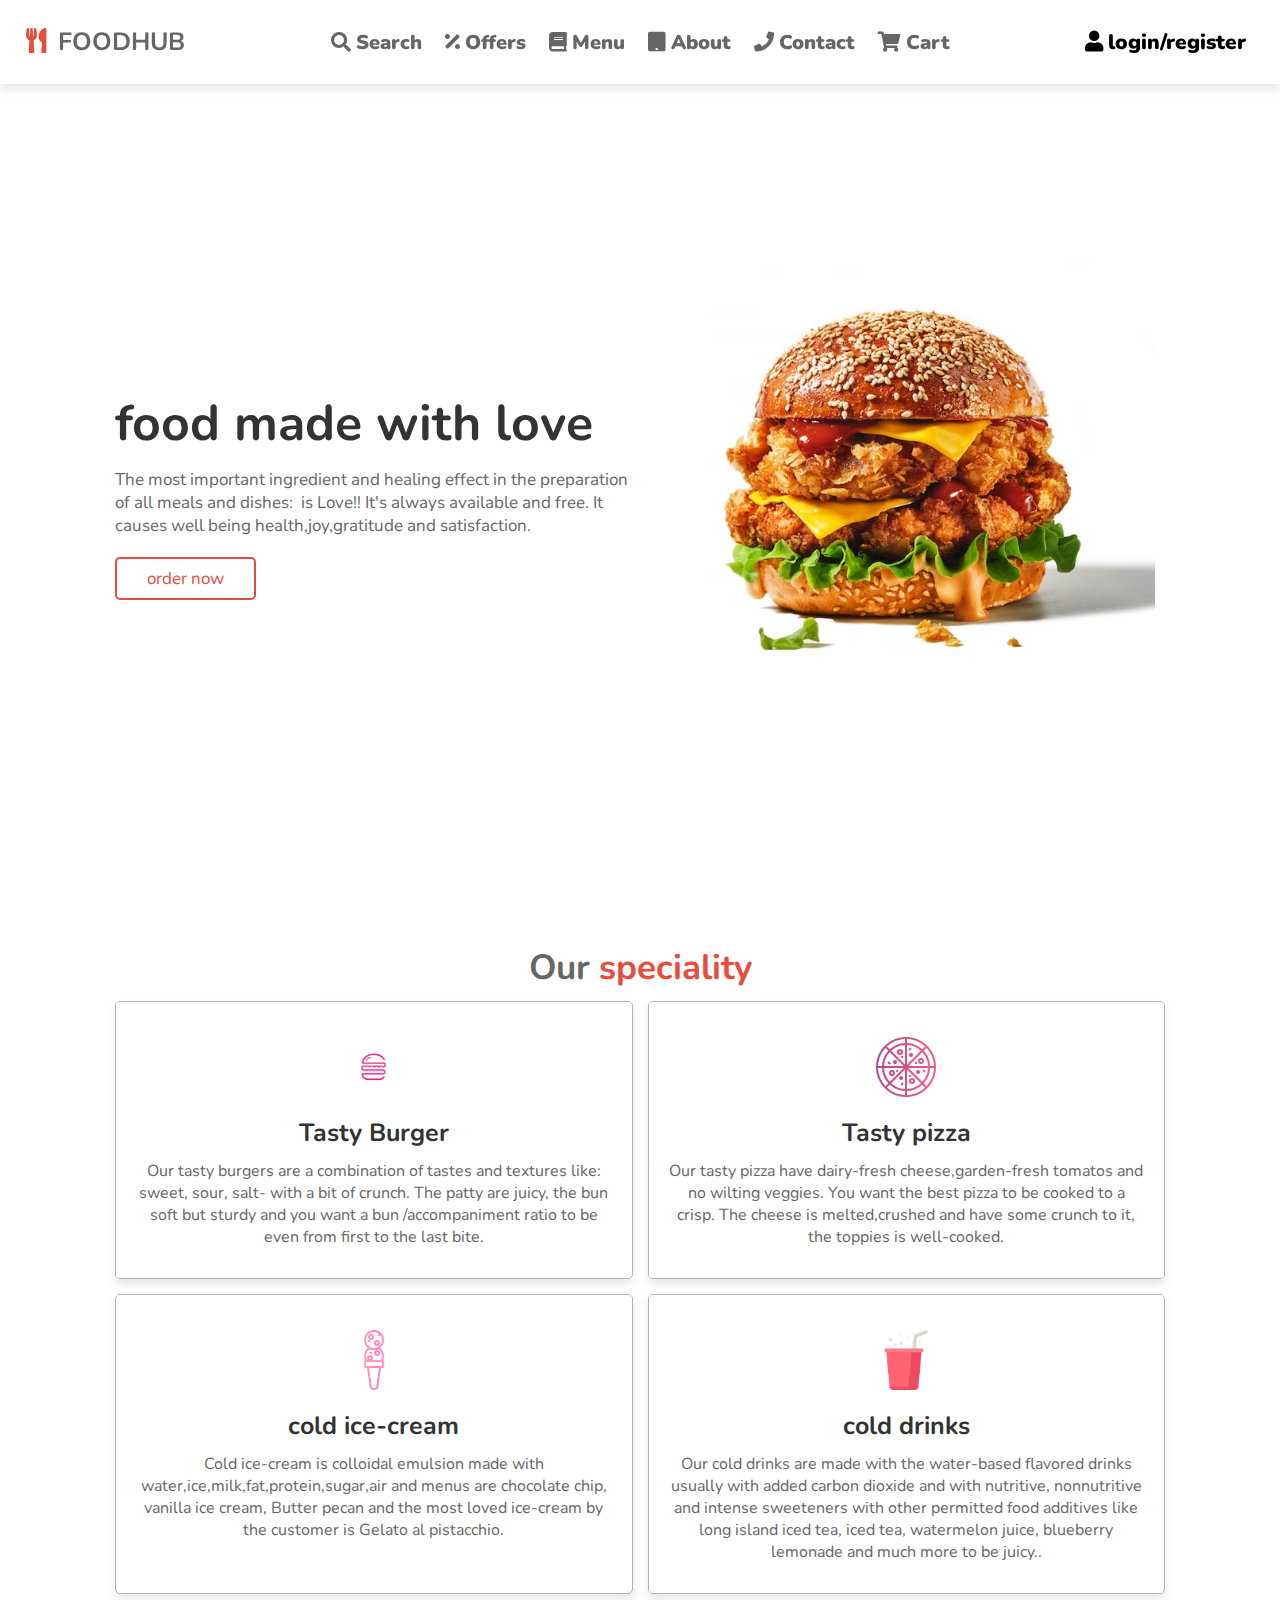
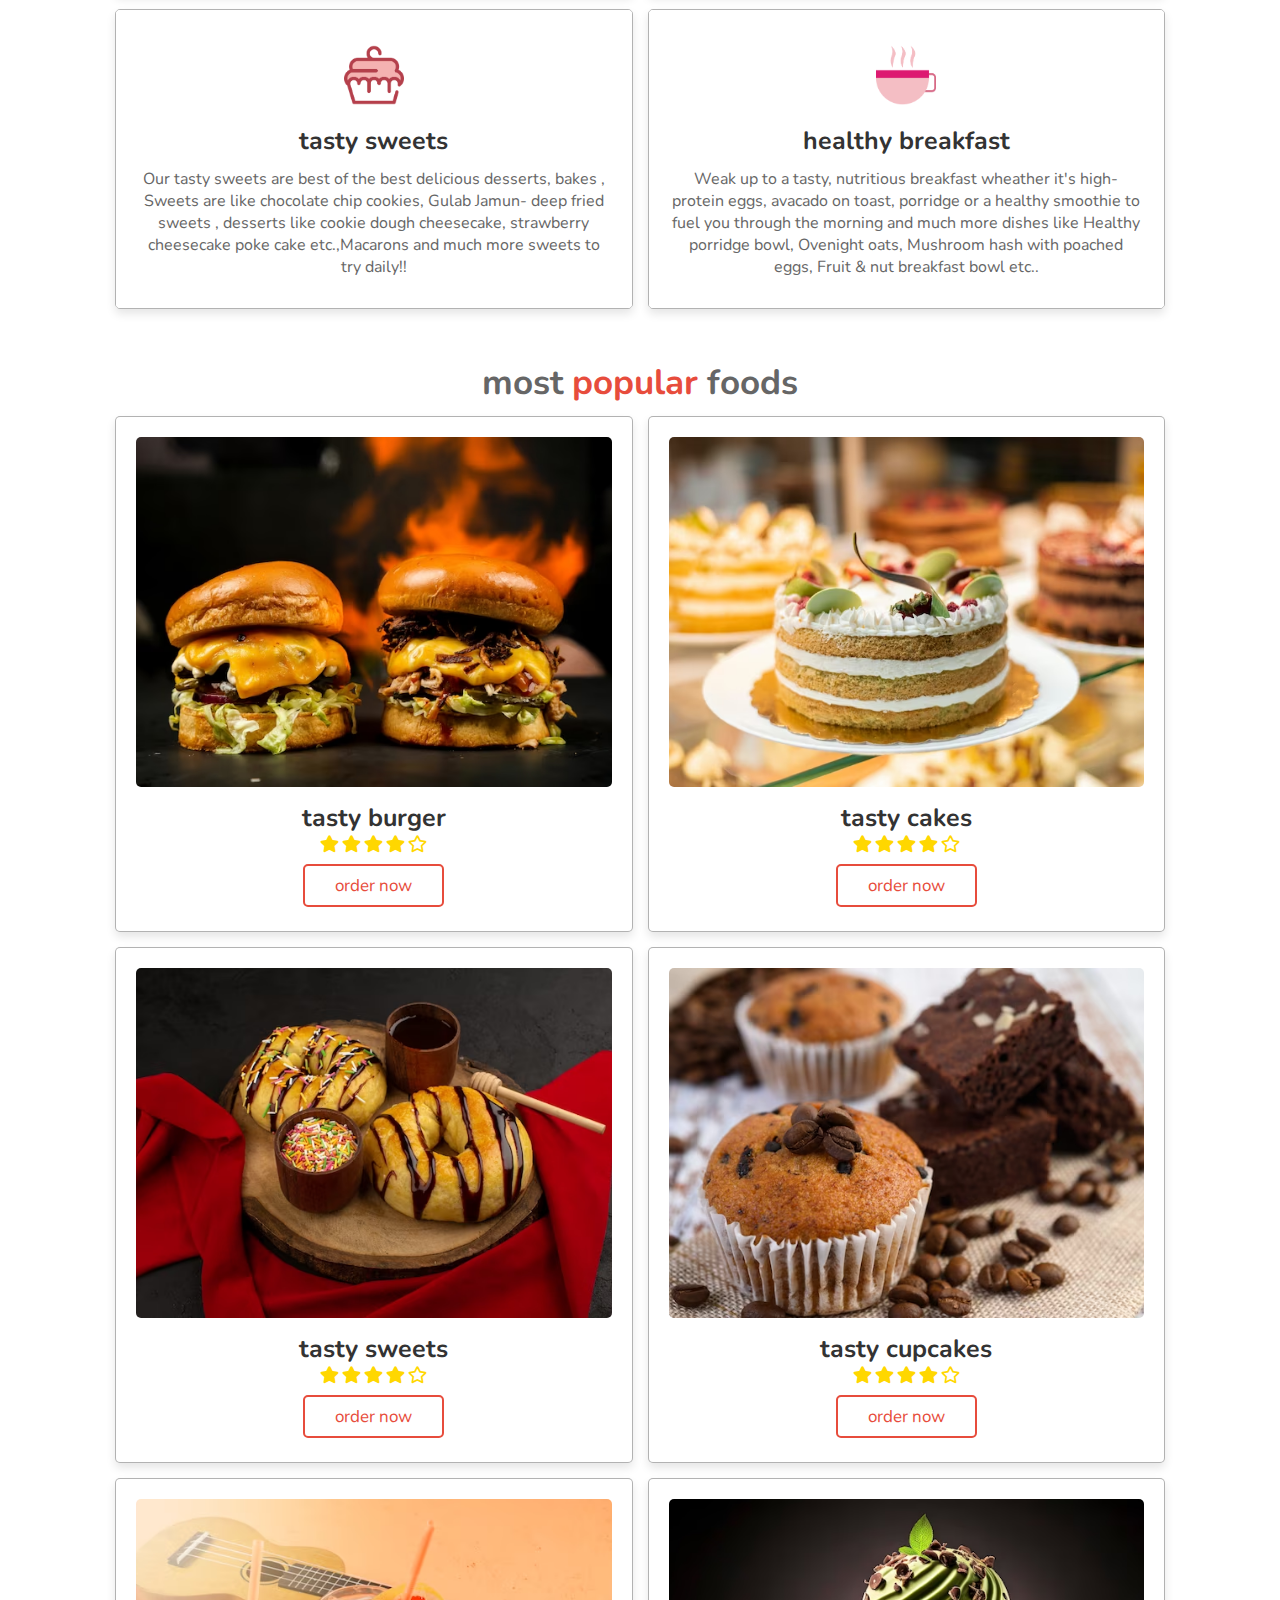
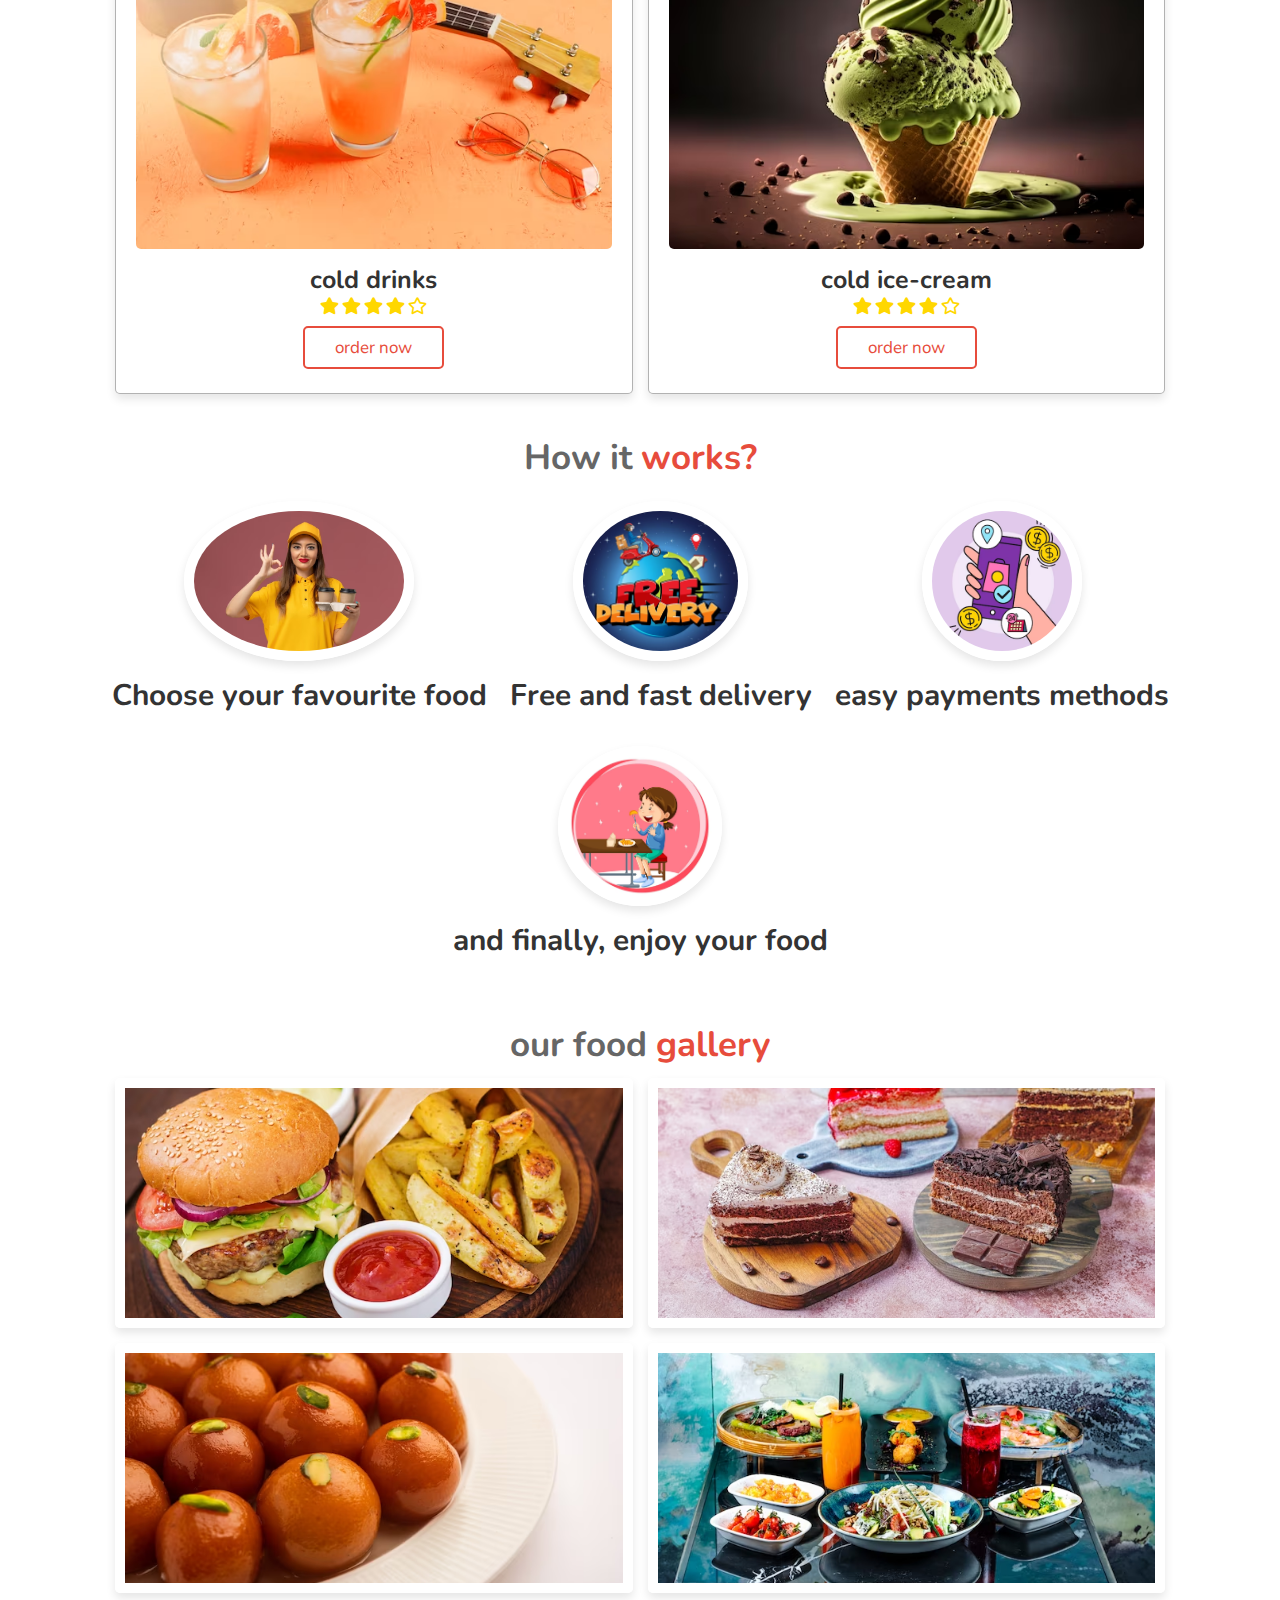
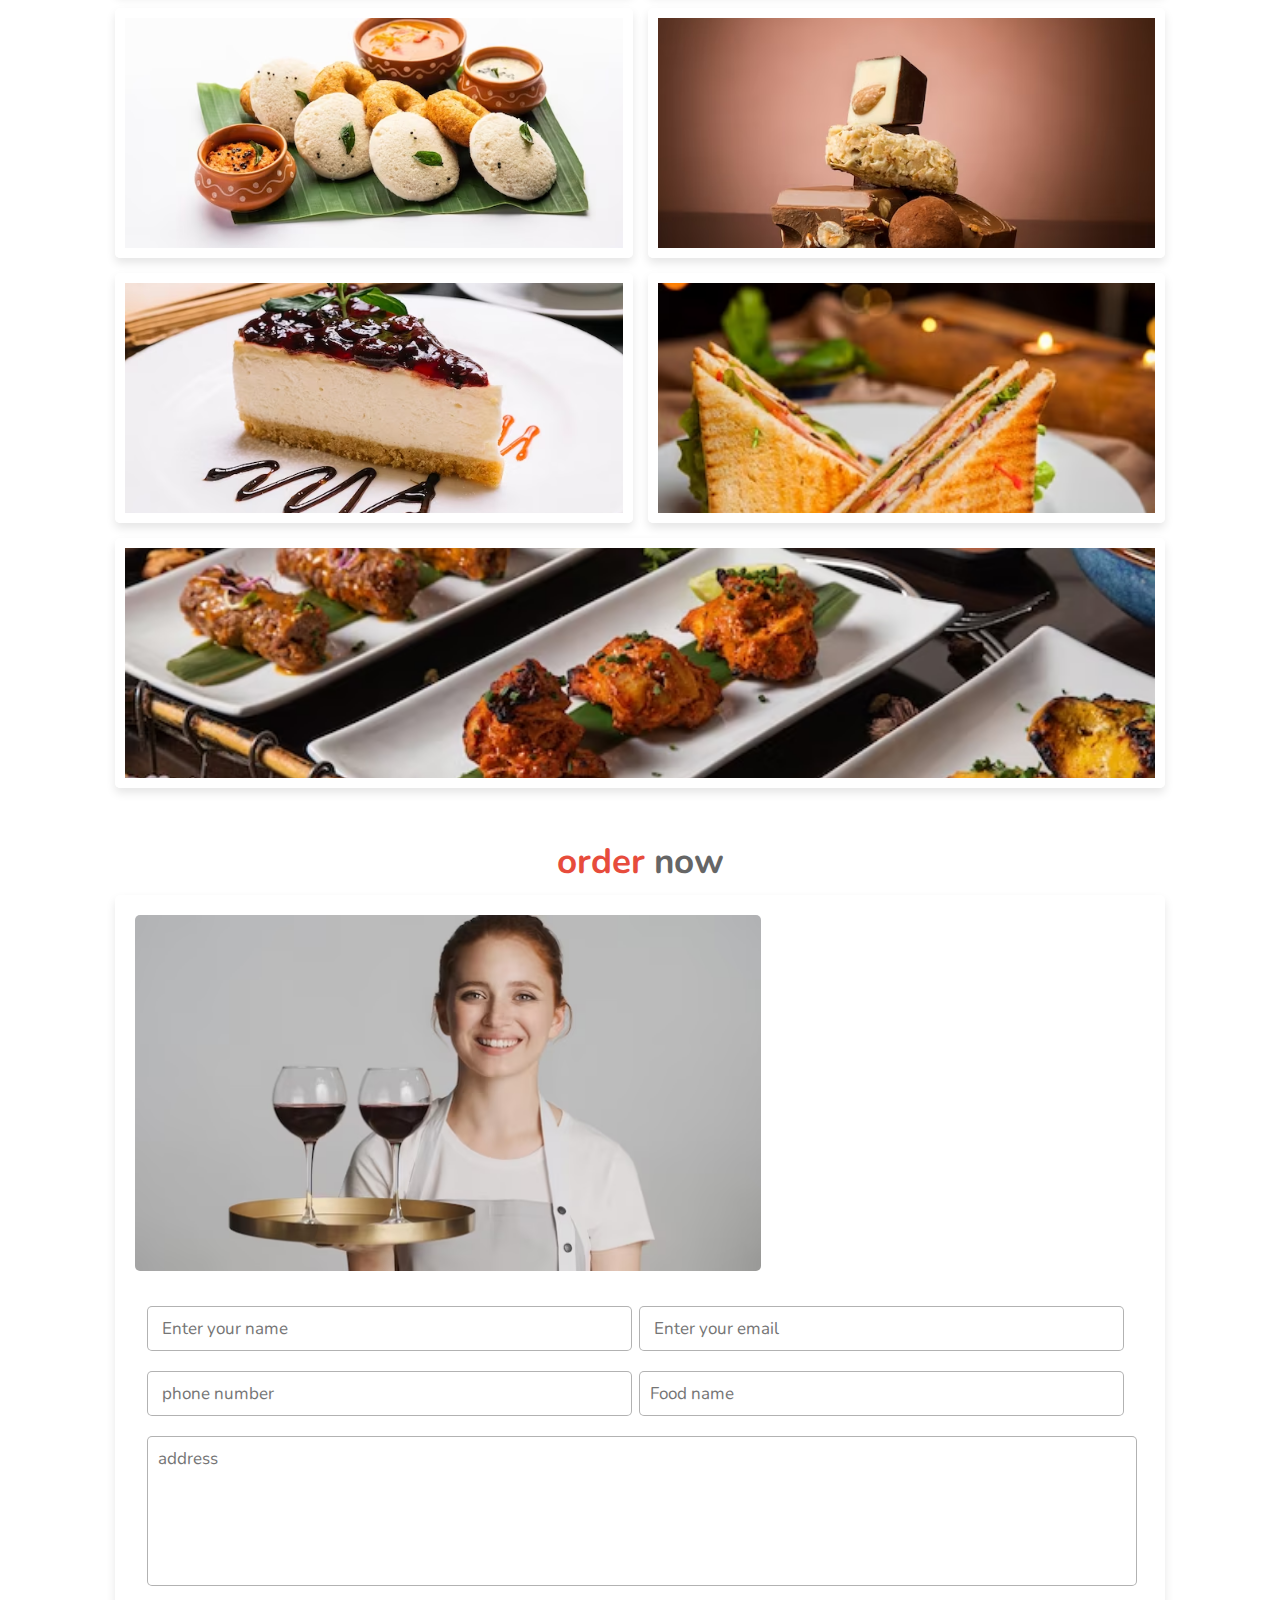
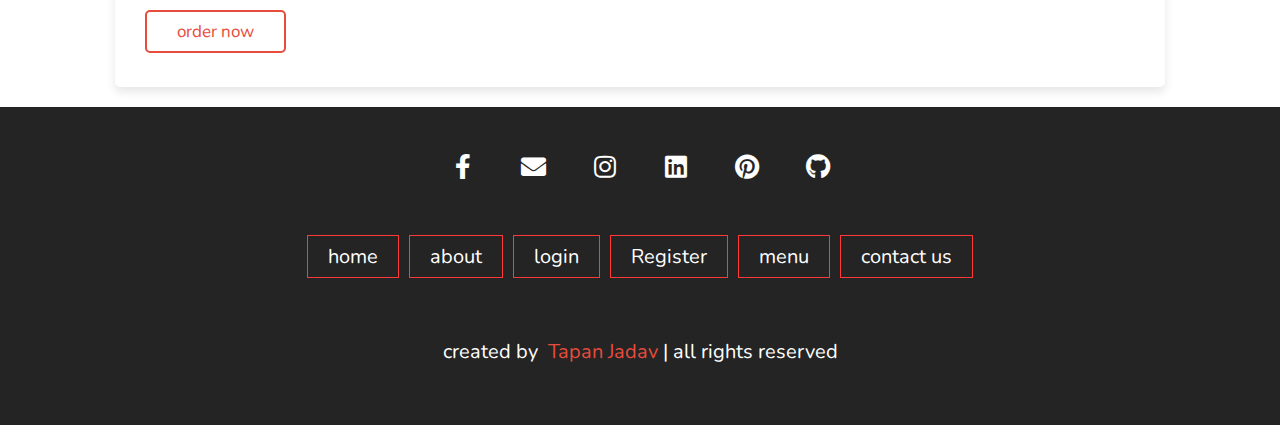
<file: index.html>
<!DOCTYPE html>
<html lang="en">

<head>
    <meta charset="UTF-8">
    <meta http-equiv="X-UA-Compatible" content="IE=edge">
    <meta name="viewport" content="width=device-width, initial-scale=1.0">
    <title>Complete responsive food delivery website</title>
    <link rel="stylesheet" href="https://cdnjs.cloudflare.com/ajax/libs/font-awesome/5.15.4/css/all.min.css" />
    <link rel="stylesheet" href="https://cdnjs.cloudflare.com/ajax/libs/font-awesome/6.3.0/css/all.min.css"
        integrity="sha512-SzlrxWUlpfuzQ+pcUCosxcglQRNAq/DZjVsC0lE40xsADsfeQoEypE+enwcOiGjk/bSuGGKHEyjSoQ1zVisanQ=="
        crossorigin="anonymous" referrerpolicy="no-referrer" />
    <link rel="stylesheet" href="food.css">

</head>

<body>
    <!-- button for go to top  -->
    <!-- <a id="button"></a> -->
    <!-- header section -->
    L<header>
        <a href="./index.html" class="logo"><i class="fas fa-utensils"></i>
            FOODHUB
        </a>
        <div id="menu-bar" class="fas fa-bars"></div>

        <nav class="navbar">
            <a href="#search" class="fas fa-search" id="search-icon">
                <span>Search</span>
            </a>
            <a href="#offers" class="fas fa-percentage">
                <span>Offers</span>
            </a>
            <a href="./menu.html" class="fas fa-book">
                <span>Menu</span>
            </a>
            <a href="./about.html" class="fas fa-tablet">
                <span>About</span>
            </a>
            <a href="./contact.html" class="fas fa-phone">
                <span>Contact</span>
            </a>
            <a href="./cart.html" class="fas fa-shopping-cart">
                <span>Cart</span>
            </a>
        </nav>
        <section class="flex">
            <div class="icon">
                <div id="user-btn" class="fas fa-user">
                    <span> login/register </span>
                </div>
            </div>

            <div class="profile">
                <p class="name">Tapan</p>
                <div class="flex">
                    <a href="./profile.html" class="btn1">profile</a>
                    <a href="#" class="delete-btn">logout</a>
                </div>
                <p class="account"><a href="./login.html">login</a> or <a href="./register.html">register</a></p>
            </div>
        </section>
    </header>

    <!-- search form  starts for header section-->
    <form action="" id="search-form">
        <input type="search" placeholder="search your food" name="search" id="search-box">
        <label for="search-box" class="fas fa-search"></label>
        <i class="fas fa-times" id="close"></i>
    </form>

    <!-- home section starts -->
    <section class="home" id="home">
        <div class="content">
            <h3>food made with love</h3>
            <p>The most important ingredient and healing effect in the preparation of all meals and dishes: &nbsp;is
                Love!! It's always available and free. It causes well being health,joy,gratitude and
                satisfaction.</p>
            <a href="#" class="btn">order now</a>
        </div>
        <div class="image">
            <img src="./Images/bg-home.jpg" alt="Home">
        </div>

    </section>

    <!-- speciality section starts -->

    <section class="speciality" id="speciality">
        <h1 class="heading">Our <span>speciality</span></h1>
        <div class="box-container">
            <div class="box">
                <img class="image" src="./Images/burger.jpg" alt="">
                <div class="content">
                    <img src="./Images/burger-icon1.jpg" alt="">
                    <h3>Tasty Burger</h3>
                    <p>Our tasty burgers are a combination of tastes and textures like: sweet, sour, salt- with a bit
                        of crunch. The patty are juicy, the bun soft but sturdy and you want a bun
                        /accompaniment ratio to be even from first to the last bite.</p>
                </div>
            </div>
            <div class="box">
                <img class="image" src="./Images/pizza.jpg" alt="">
                <div class="content">
                    <img src="./Images/pizza-icon.jpg" alt="">
                    <h3>Tasty pizza</h3>
                    <p>Our tasty pizza have dairy-fresh cheese,garden-fresh tomatos and no wilting veggies. You want the
                        best pizza to be cooked to a crisp. The cheese is melted,crushed and have some crunch to it, the
                        toppies is well-cooked. </p>
                </div>
            </div>
            <div class="box">
                <img class="image" src="./Images/g-ice-cream1.jpg" alt="">
                <div class="content">
                    <img src="./Images/ice-icon.jpg" alt="">
                    <h3>cold ice-cream</h3>
                    <p>Cold ice-cream is colloidal emulsion made with water,ice,milk,fat,protein,sugar,air and menus are
                        chocolate chip, vanilla ice cream, Butter pecan and the most loved ice-cream by the customer is
                        Gelato al pistacchio.
                    </p>
                </div>
            </div>
            <div class="box">
                <img class="image" src="./Images/cold-drink.jpg" alt="">
                <div class="content">
                    <img src="./Images/drink-icon.jpg" alt="">
                    <h3>cold drinks</h3>
                    <p>Our cold drinks are made with the water-based flavored drinks usually with added carbon dioxide
                        and with nutritive, nonnutritive and intense sweeteners with other permitted food additives like
                        long island iced tea, iced tea, watermelon juice, blueberry lemonade and much
                        more to be juicy..</p>
                </div>
            </div>
            <div class="box">
                <img class="image" src="./Images/sweets.jpg" alt="">
                <div class="content">
                    <img src="./Images/sweet-icon.jpg" alt="">
                    <h3>tasty sweets</h3>
                    <p>Our tasty sweets are best of the best delicious desserts, bakes , Sweets are like chocolate chip
                        cookies, Gulab Jamun- deep fried sweets , desserts like cookie dough cheesecake, strawberry
                        cheesecake poke cake etc.,Macarons and
                        much more sweets to try daily!!</p>
                </div>
            </div>
            <div class="box">
                <img class="image" src="./Images/breakfast1.jpg" alt="">
                <div class="content">
                    <img src="./Images/cup-icon.jpg" alt="">
                    <h3>healthy breakfast</h3>
                    <p>Weak up to a tasty, nutritious breakfast wheather it's high-protein eggs, avacado on toast,
                        porridge or a healthy smoothie to fuel you through the morning and much more dishes like Healthy
                        porridge
                        bowl, Ovenight oats, Mushroom hash with poached eggs, Fruit & nut breakfast bowl etc..</p>
                </div>
            </div>
        </div>
    </section>

    <!-- popular section starts -->
    <section class="popular" id="popular">
        <h1 class="heading">most <span>popular</span> foods </h1>
        <div class="box-container">
            <div class="box">
                <span class="price"> $5 - $20 </span>
                <img src="./Images/popular-food.jpg" alt="">
                <h3>tasty burger</h3>
                <div class="stars">
                    <i class="fas fa-star"></i>
                    <i class="fas fa-star"></i>
                    <i class="fas fa-star"></i>
                    <i class="fas fa-star"></i>
                    <i class="far fa-star"></i>
                </div>
                <a href="#" class="btn">order now</a>
            </div>
            <div class="box">
                <span class="price">$5 - $20 </span>
                <img src="./Images/tasty-cake.jpg" alt="">
                <h3>tasty cakes</h3>
                <div class="stars">
                    <i class="fas fa-star"></i>
                    <i class="fas fa-star"></i>
                    <i class="fas fa-star"></i>
                    <i class="fas fa-star"></i>
                    <i class="far fa-star"></i>
                </div>
                <a href="#" class="btn">order now</a>
            </div>
            <div class="box">
                <span class="price">$5 - $20 </span>
                <img src="./Images/sweets1.jpg" alt="">
                <h3>tasty sweets</h3>
                <div class="stars">
                    <i class="fas fa-star"></i>
                    <i class="fas fa-star"></i>
                    <i class="fas fa-star"></i>
                    <i class="fas fa-star"></i>
                    <i class="far fa-star"></i>
                </div>
                <a href="#" class="btn">order now</a>
            </div> 
            <div class="box">
                <span class="price">$6 - $20 </span>
                <img src="./Images/cupcake.jpg" alt="">
                <h3>tasty cupcakes</h3>
                <div class="stars">
                    <i class="fas fa-star"></i>
                    <i class="fas fa-star"></i>
                    <i class="fas fa-star"></i>
                    <i class="fas fa-star"></i>
                    <i class="far fa-star"></i>
                </div>
                <a href="#" class="btn">order now</a>
            </div>
            <div class="box">
                <span class="price">$5 - $20 </span>
                <img src="./Images/cold-drink1.jpg" alt="">
                <h3>cold drinks</h3>
                <div class="stars">
                    <i class="fas fa-star"></i>
                    <i class="fas fa-star"></i>
                    <i class="fas fa-star"></i>
                    <i class="fas fa-star"></i>
                    <i class="far fa-star"></i>
                </div>
                <a href="#" class="btn">order now</a>
            </div>
            <div class="box">
                <span class="price">$5 - $20 </span>
                <img src="./Images/ice-cream.jpg" alt="">
                <h3>cold ice-cream</h3>
                <div class="stars">
                    <i class="fas fa-star"></i>
                    <i class="fas fa-star"></i>
                    <i class="fas fa-star"></i>
                    <i class="fas fa-star"></i>
                    <i class="far fa-star"></i>
                </div>
                <a href="#" class="btn">order now</a>
            </div>
        </div>
    </section>

    <!-- steps section starts -->
    <section class="steps">
            <h1 class="heading"> How it <span> works? </span></h1>
            <div class="box">
                <img src="./Images/get-food.jpg" alt="">
                <h3>Choose your favourite food</h3>
            </div>
            <div class="box">
                <img src="./Images/free-delivery.jpg" alt="">
                <h3>Free and fast delivery</h3>
            </div>
            <div class="box">
                <img src="./Images/payment.jpg" alt="">
                <h3>easy payments methods</h3>
            </div>
            <div class="box">
                <img src="./Images/enjoy-food.jpg" alt="">
                <h3>and finally, enjoy your food</h3>
            </div>
    </section>


    <!-- gallery section starts -->

    <section class="gallery" id="gallery">
        <h1 class="heading"> our food <span> gallery </span></h1>
        <div class="box-container">
            <div class="box">
                <img src="./Images/gallery.jpg" alt="">
                <div class="content">
                    <h3>tasty food</h3>
                    <p> Tasty burgers are a combination of tastes and textures like: sweet, sour, salt- with a bit
                        of crunch. </p>
                    <a href="#" class="btn">order now</a>
                </div>
            </div>
            <div class="box">
                <img src="./Images/multi-cake.jpg" alt="">
                <div class="content">
                    <h3>tasty food</h3>
                    <p>Non -Veg :Our cakes look beautiful and taste divine, made up with Custard which contains Egg
                        yolks</p>
                    <a href="#" class="btn">order now</a>
                </div>
            </div>
            <div class="box">
                <img src="./Images/sweet2.jpg" alt="">
                <div class="content">
                    <h3>tasty food</h3>
                    <p>Our tasty sweets are best of the best delicious desserts, bakes , Sweets are like chocolate chip
                        cookies, Gulab Jamun- deep fried sweets</p>
                    <a href="#" class="btn">order now</a>
                </div>
            </div>
            <div class="box">
                <img src="./Images/our-food.jpg" alt="">
                <div class="content">
                    <h3>tasty food</h3>
                    <p>Our cold drinks are made with the water-based flavored drinks usually with added carbon dioxide
                        and with nutritive, nonnutritive and intense sweeteners with other permitted food additives like
                        long island iced tea..</p>
                    <a href="#" class="btn">order now</a>
                </div>
            </div>
            <div class="box">
                <img src="./Images/g-south.jpg" alt="">
                <div class="content">
                    <h3>tasty food</h3>
                    <p>That contains various south indian items like Masala dosa origating from the state of Karnataka,
                        Sambar, Upma, Pongal many more..</p>
                    <a href="#" class="btn">order now</a>
                </div>
            </div>
            <div class="box">
                <img src="./Images/chocolate.jpg" alt="">
                <div class="content">
                    <h3>tasty food</h3>
                    <p>Our healthy dark chocolates which contains a cocoa percentage of 70%, which provides more healthy
                        benefits.</p>
                    <a href="#" class="btn">order now</a>
                </div>
            </div>
            <div class="box">
                <img src="./Images/single-cake.jpg" alt="">
                <div class="content">
                    <h3>tasty food</h3>
                    <p>Pure veg: our cakes look beautiful and taste divine, and it have a perfect balance of appearance,
                        texture
                        and flavour.</p>
                    <a href="#" class="btn">order now</a>
                </div>
            </div>
            <div class="box">
                <img src="./Images/sandwitch.jpg" alt="">
                <div class="content">
                    <h3>tasty food</h3>
                    <p>Try new fiilings and toppings for your sandwiches, wraps and buns. Our next level sarnies include
                        classic club sandwiches, baguettes and picnic facourites.</p>
                    <a href="#" class="btn">order now</a>
                </div>
            </div>
            <div class="box">
                <img src="./Images/non-veg.jpg" alt="">
                <div class="content">
                    <h3>tasty food</h3>
                    <p>The food that roast on a stick like Damper, roasted Bananas, kebabs, more fruit- apples, peaches
                        etc..</p>
                    <a href="#" class="btn">order now</a>
                </div>
            </div>
        </div>
    </section>

    <!-- order section starts -->
    <section class="order" id="order">
        <h1 class="heading"><span>order</span> now </h1>
        <div class="row">
            <div class="image">
                <img src="./Images/order.jpg" alt="">
            </div>
            <form action="">
                <div class="inputBox">
                    <input type="text" placeholder=" Enter your name">
                    <input type="eamil" placeholder=" Enter your email">
                </div>
                <div class="inputBox">
                    <input type="number" placeholder=" phone number">
                    <input type="text" placeholder="Food name">
                </div>
                <textarea placeholder="address" name="" id="" cols="30" rows="10"></textarea>
                <a href="#" class="btn">order now</a>
            </form>
        </div>
    </section>

    <!-- footer section starts -->
    <section class="footer">
        <div class="share">
            <a href="" class="fab fa-facebook-f"></a>
            <a href="mailto:tpnjadav@gmail.com" class="fas fa-envelope"></a>
            <a href="" class="fab fa-instagram"></a>
            <a href="https://www.linkedin.com/in/tapan-rajput-186107234/" class="fab fa-linkedin"></a>
            <a href="" class="fab fa-pinterest"></a>
            <a href="https://github.com/tpnrajput" class="fab fa-github"></a>
        </div>

        <div class="links">
            <a href="./index.html">home</a>
            <a href="./about.html">about</a>
            <a href="./login.html">login</a>
            <a href="./register.html">Register</a>
            <a href="./menu.html">menu</a>
            <a href="./contact.html">contact us</a>
        </div>
        <div class="credit">
            created by <span>&nbsp; Tapan Jadav </span>&nbsp;| all rights reserved
        </div>
    </section>


    <script src="food.js">

    </script>

</body>

</html>
</file>
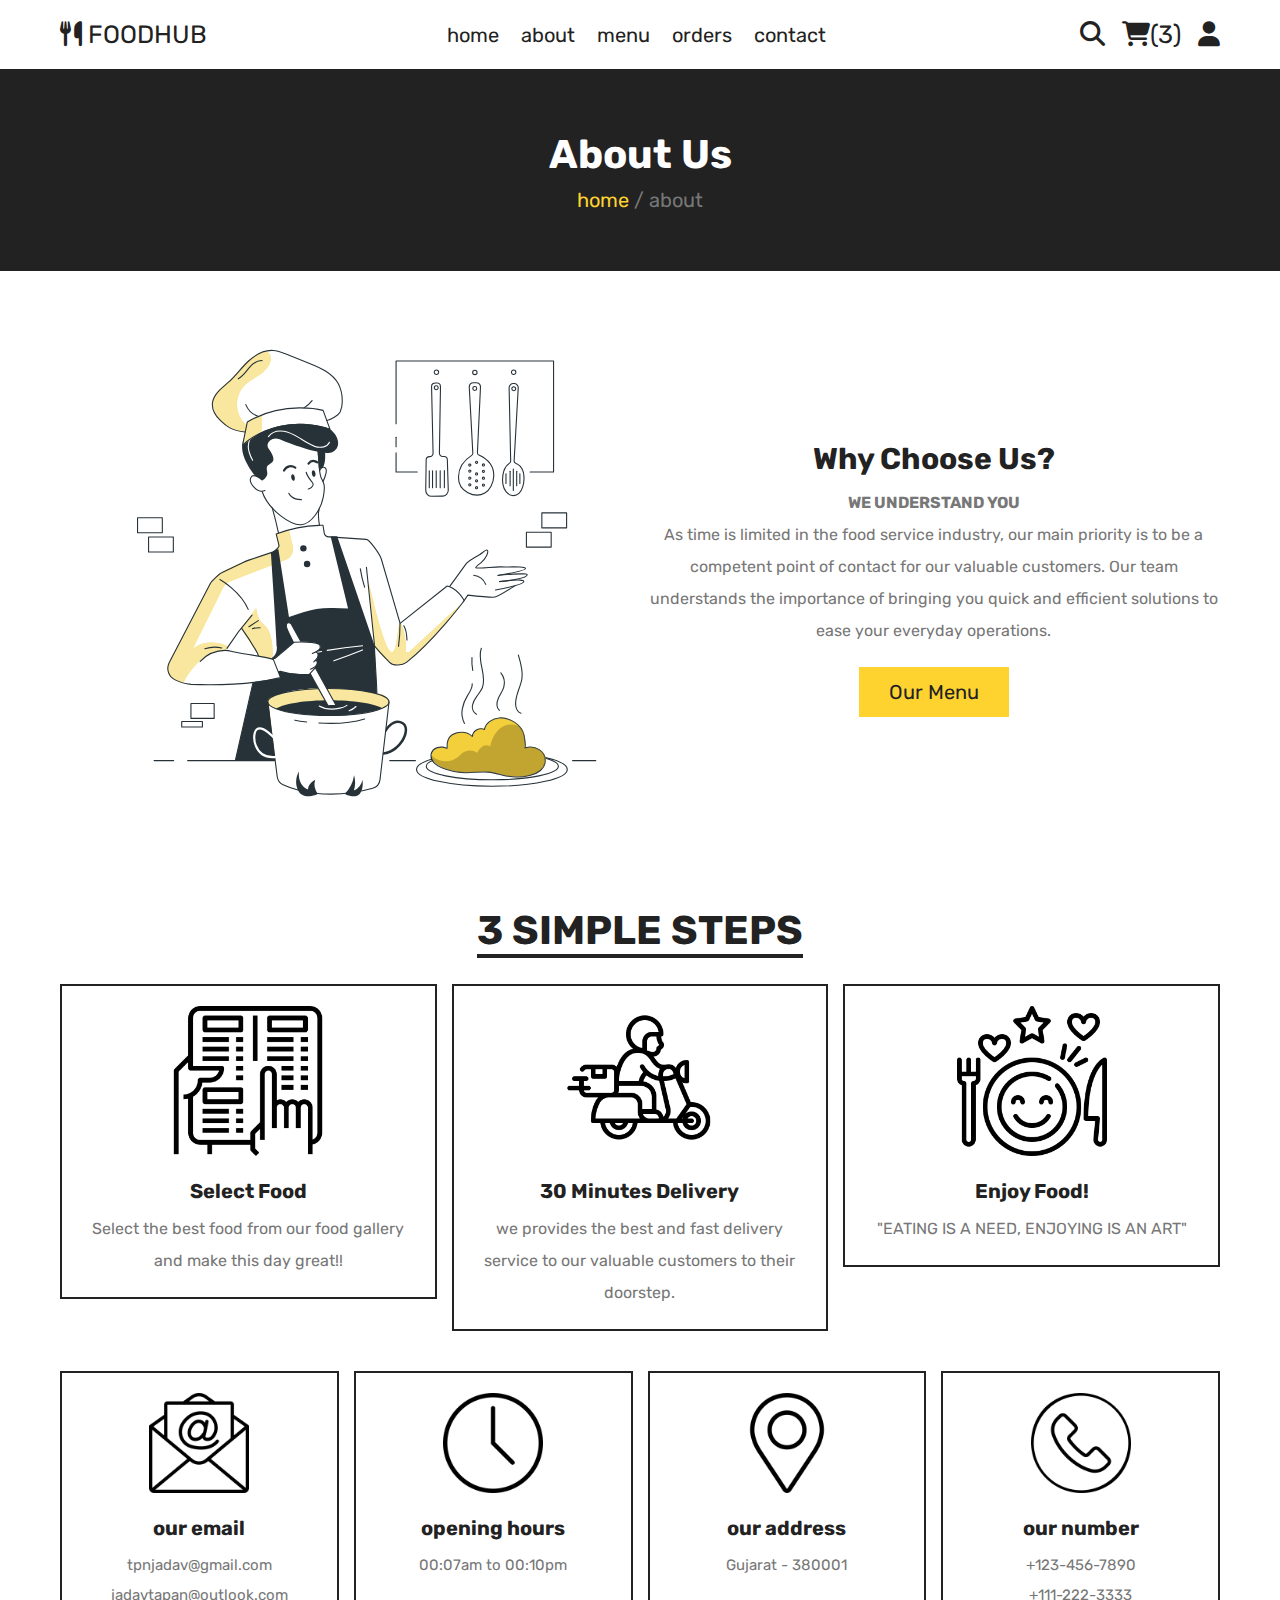
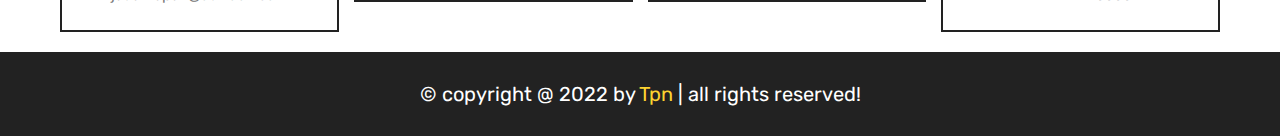
<file: about.html>
<!DOCTYPE html>
<html lang="en">

<head>
   <meta charset="UTF-8">
   <meta http-equiv="X-UA-Compatible" content="IE=edge">
   <meta name="viewport" content="width=device-width, initial-scale=1.0">
   <title>about us</title>

   <link rel="stylesheet" href="https://unpkg.com/swiper@8/swiper-bundle.min.css" />

   <!-- font awesome cdn link  -->
   <link rel="stylesheet" href="https://cdnjs.cloudflare.com/ajax/libs/font-awesome/6.1.1/css/all.min.css">

   <!-- custom css file link  -->
   <link rel="stylesheet" href="style.css">

</head>

<body>

   <header class="header">

      <section class="flex">

         <a href="./index.html" class="logo"><i class="fas fa-utensils"></i>
            FOODHUB
         </a>

         <nav class="navbar">
            <a href="./index.html">home</a>
            <a href="./about.html">about</a>
            <a href="./menu.html">menu</a>
            <a href="./orders.html">orders</a>
            <a href="./contact.html">contact</a>
         </nav>

         <div class="icons">
            <a href="./search.html"><i class="fas fa-search"></i></a>
            <a href="./cart.html"><i class="fas fa-shopping-cart"></i><span>(3)</span></a>
            <div id="user-btn" class="fas fa-user"></div>
            <div id="menu-btn" class="fas fa-bars"></div>
         </div>

         <div class="profile">
            <p class="name">Tapan Jadav</p>
            <div class="flex">
               <a href="./profile.html" class="btn">profile</a>
               <a href="#" class="delete-btn">logout</a>
            </div>
            <p class="account"><a href="./login.html">login</a> or <a href="./register.html">register</a></p>
         </div>

      </section>

   </header>

   <div class="heading">
      <h3>about us</h3>
      <p><a href="./index.html">home </a> <span> / about</span></p>
   </div>

   <section class="about">

      <div class="row">

         <div class="image">
            <img src="./Images/about-img.svg" alt="">
         </div>

         <div class="content">
            <h3>why choose us?</h3>
            <p><b>WE UNDERSTAND YOU</b><br />
               As time is limited in the food service industry, our main priority is to be a competent point of contact
               for our valuable customers. Our team understands the importance of bringing you quick and efficient
               solutions to ease your everyday operations.
            </p>
            <a href="./menu.html" class="btn">our menu</a>
         </div>

      </div>

   </section>

   <section class="steps">

      <h1 class="title">3 simple steps</h1>

      <div class="box-container">

         <div class="box">
            <img src="./Images/step-1.png" alt="">
            <h3>select food</h3>
            <p>Select the best food from our food gallery and make this day great!!</p>
         </div>

         <div class="box">
            <img src="./Images/step-2.png" alt="">
            <h3>30 minutes delivery</h3>
            <p>we provides the best and fast delivery service to our valuable customers to their doorstep.</p>
         </div>

         <div class="box">
            <img src="./Images/step-3.png" alt="">
            <h3>enjoy food!</h3>
            <p>"EATING IS A NEED, ENJOYING IS AN ART"</p>
         </div>

      </div>

   </section>


   <footer class="footer">

      <section class="box-container">

         <div class="box">
            <img src="./Images/email-icon.png" alt="">
            <h3>our email</h3>
            <a href="mailto:tpnjadav@gmail.com">tpnjadav@gmail.com</a>
            <a href="mailto:jadavtapan@outlook.com">jadavtapan@outlook.com</a>
         </div>

         <div class="box">
            <img src="./Images/clock-icon.png" alt="">
            <h3>opening hours</h3>
            <p>00:07am to 00:10pm </p>
         </div>

         <div class="box">
            <img src="./Images/map-icon.png" alt="">
            <h3>our address</h3>
            <a href="https://www.google.com/maps">Gujarat - 380001</a>
         </div>

         <div class="box">
            <img src="./Images/phone-icon.png" alt="">
            <h3>our number</h3>
            <a href="tel:1234567890">+123-456-7890</a>
            <a href="tel:1112223333">+111-222-3333</a>
         </div>

      </section>

      <div class="credit">&copy; copyright @ 2022 by <span>Tpn</span> | all rights reserved!</div>

   </footer>

   <script src="https://unpkg.com/swiper@8/swiper-bundle.min.js"></script>

   <script src="script.js"></script>

   <script>

      var swiper = new Swiper(".reviews-slider", {
         loop: true,
         grabCursor: true,
         spaceBetween: 20,
         pagination: {
            el: ".swiper-pagination",
         },
         breakpoints: {
            550: {
               slidesPerView: 1,
            },
            768: {
               slidesPerView: 2,
            },
            1024: {
               slidesPerView: 3,
            },
         },
      });

   </script>

</body>

</html>
</file>
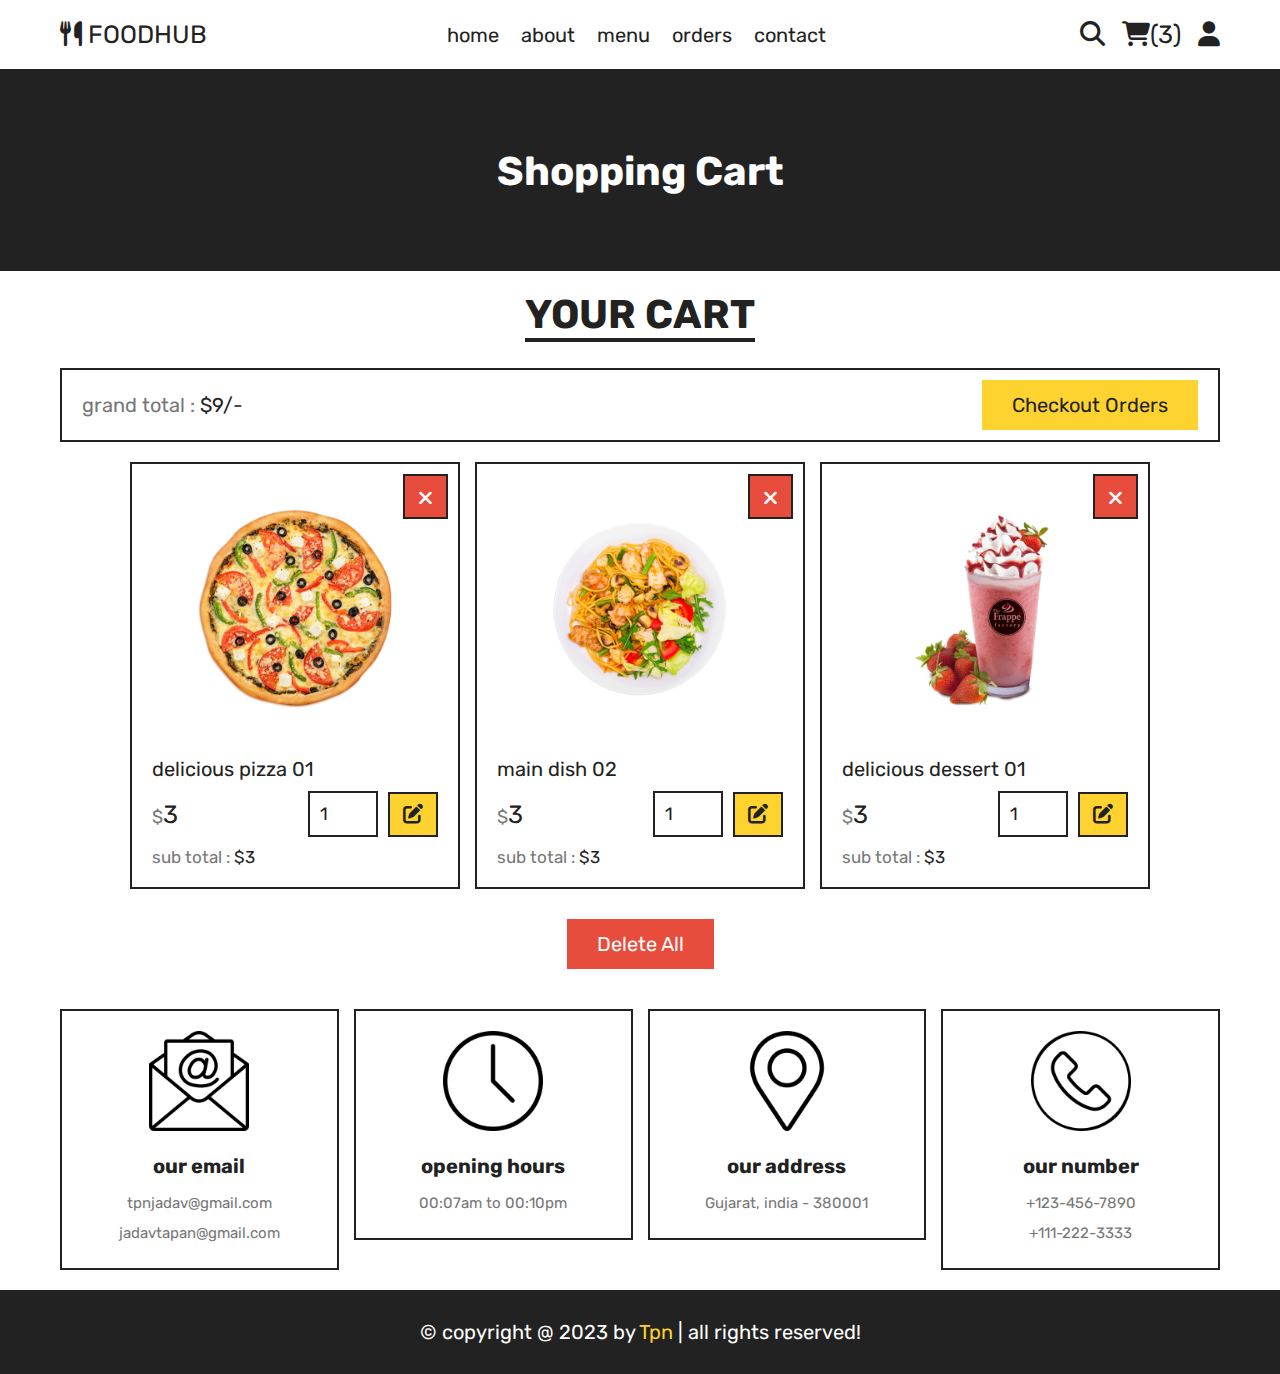
<file: cart.html>
<!DOCTYPE html>
<html lang="en">
<head>
   <meta charset="UTF-8">
   <meta http-equiv="X-UA-Compatible" content="IE=edge">
   <meta name="viewport" content="width=device-width, initial-scale=1.0">
   <title>my cart</title>

   <!-- font awesome cdn link  -->
   <link rel="stylesheet" href="https://cdnjs.cloudflare.com/ajax/libs/font-awesome/6.1.1/css/all.min.css">

   <!-- custom css file link  -->
   <link rel="stylesheet" href="style.css">

</head>
<body>
   
<header class="header">

   <section class="flex">

      <a href="./index.html" class="logo"><i class="fas fa-utensils"></i>
         FOODHUB
     </a>

      <nav class="navbar">
         <a href="./index.html">home</a>
         <a href="./about.html">about</a>
         <a href="./menu.html">menu</a>
         <a href="./orders.html">orders</a>
         <a href="./contact.html">contact</a>
      </nav>

      <div class="icons">
         <a href="./search.html"><i class="fas fa-search"></i></a>
         <a href="./cart.html"><i class="fas fa-shopping-cart"></i><span>(3)</span></a>
         <div id="user-btn" class="fas fa-user"></div>
         <div id="menu-btn" class="fas fa-bars"></div>
      </div>

      <div class="profile">
         <p class="name">Tapan Jadav</p>
         <div class="flex">
            <a href="./profile.html" class="btn">profile</a>
            <a href="#" class="delete-btn">logout</a>
         </div>
         <p class="account"><a href="./login.html">login</a> or <a href="./register.html">register</a></p>
      </div>

   </section>

</header>

<div class="heading">
   <h3>shopping cart</h3>
</div>

<section class="products">

   <h1 class="title">your cart</h1>

   <div class="cart-total">
      <p>grand total : <span>$9/-</span></p>
      <a href="./checkout.html" class="btn">checkout orders</a>
      </div>
   </div>

   <div class="box-container">

      <div class="box">
         <a href="quick_view.html" class="fas fa-eye"></a>
         <button class="fas fa-times" type="submit" name="delete" onclick="return confirm('delete this item?')"></button>
         <img src="./uploaded_img/pizza-1.png" alt="">
         <div class="name">delicious pizza 01</div>
         <div class="flex">
            <div class="price"><span>$</span>3</div>
            <input type="number" name="qty" class="qty" min="1" max="99" value="1" onkeypress="if(this.value.length == 2) return false;">
            <button type="submit" class="fas fa-edit"></button>
         </div>
         <div class="sub-total">sub total : <span>$3</span></div>
      </div>

      <div class="box">
         <a href="./quick_view.html" class="fas fa-eye"></a>
         <button class="fas fa-times" type="submit" name="delete" onclick="return confirm('delete this item?')"></button>
         <img src="./uploaded_img/dish-2.png" alt="">
         <div class="name">main dish 02</div>
         <div class="flex">
            <div class="price"><span>$</span>3</div>
            <input type="number" name="qty" class="qty" min="1" max="99" value="1" onkeypress="if(this.value.length == 2) return false;">
            <button type="submit" class="fas fa-edit"></button>
         </div>
         <div class="sub-total">sub total : <span>$3</span></div>
      </div>

      <div class="box">
         <a href="./quick_view.html" class="fas fa-eye"></a>
         <button class="fas fa-times" type="submit" name="delete" onclick="return confirm('delete this item?')"></button>
         <img src="./uploaded_img/dessert-1.png" alt="">
         <div class="name">delicious dessert 01</div>
         <div class="flex">
            <div class="price"><span>$</span>3</div>
            <input type="number" name="qty" class="qty" min="1" max="99" value="1" onkeypress="if(this.value.length == 2) return false;">
            <button type="submit" class="fas fa-edit"></button>
         </div>
         <div class="sub-total">sub total : <span>$3</span></div>
      </div>

   </div>

   <div class="more-btn">
      <a href="#" class="delete-btn" onclick="return confirm('delete all from cart?');">delete all</a>
   </div>

</section>


<footer class="footer">

   <section class="box-container">

      <div class="box">
         <img src="./Images/email-icon.png" alt="">
         <h3>our email</h3>
         <a href="mailto:tpnjadav@gmail.com">tpnjadav@gmail.com</a>
         <a href="mailto:jadavtapan@gmail.com">jadavtapan@gmail.com</a>
      </div>

      <div class="box">
         <img src="./Images/clock-icon.png" alt="">
         <h3>opening hours</h3>
         <p>00:07am to 00:10pm </p>
      </div>

      <div class="box">
         <img src="./Images/map-icon.png" alt="">
         <h3>our address</h3>
         <a href="https://www.google.com/maps">Gujarat, india - 380001</a>
      </div>

      <div class="box">
         <img src="./Images/phone-icon.png" alt="">
         <h3>our number</h3>
         <a href="tel:1234567890">+123-456-7890</a>
         <a href="tel:1112223333">+111-222-3333</a>
      </div>

   </section>

   <div class="credit">&copy; copyright @ 2023 by <span>Tpn</span> | all rights reserved!</div>

</footer>



<script src="script.js"></script>

</body>
</html>
</file>
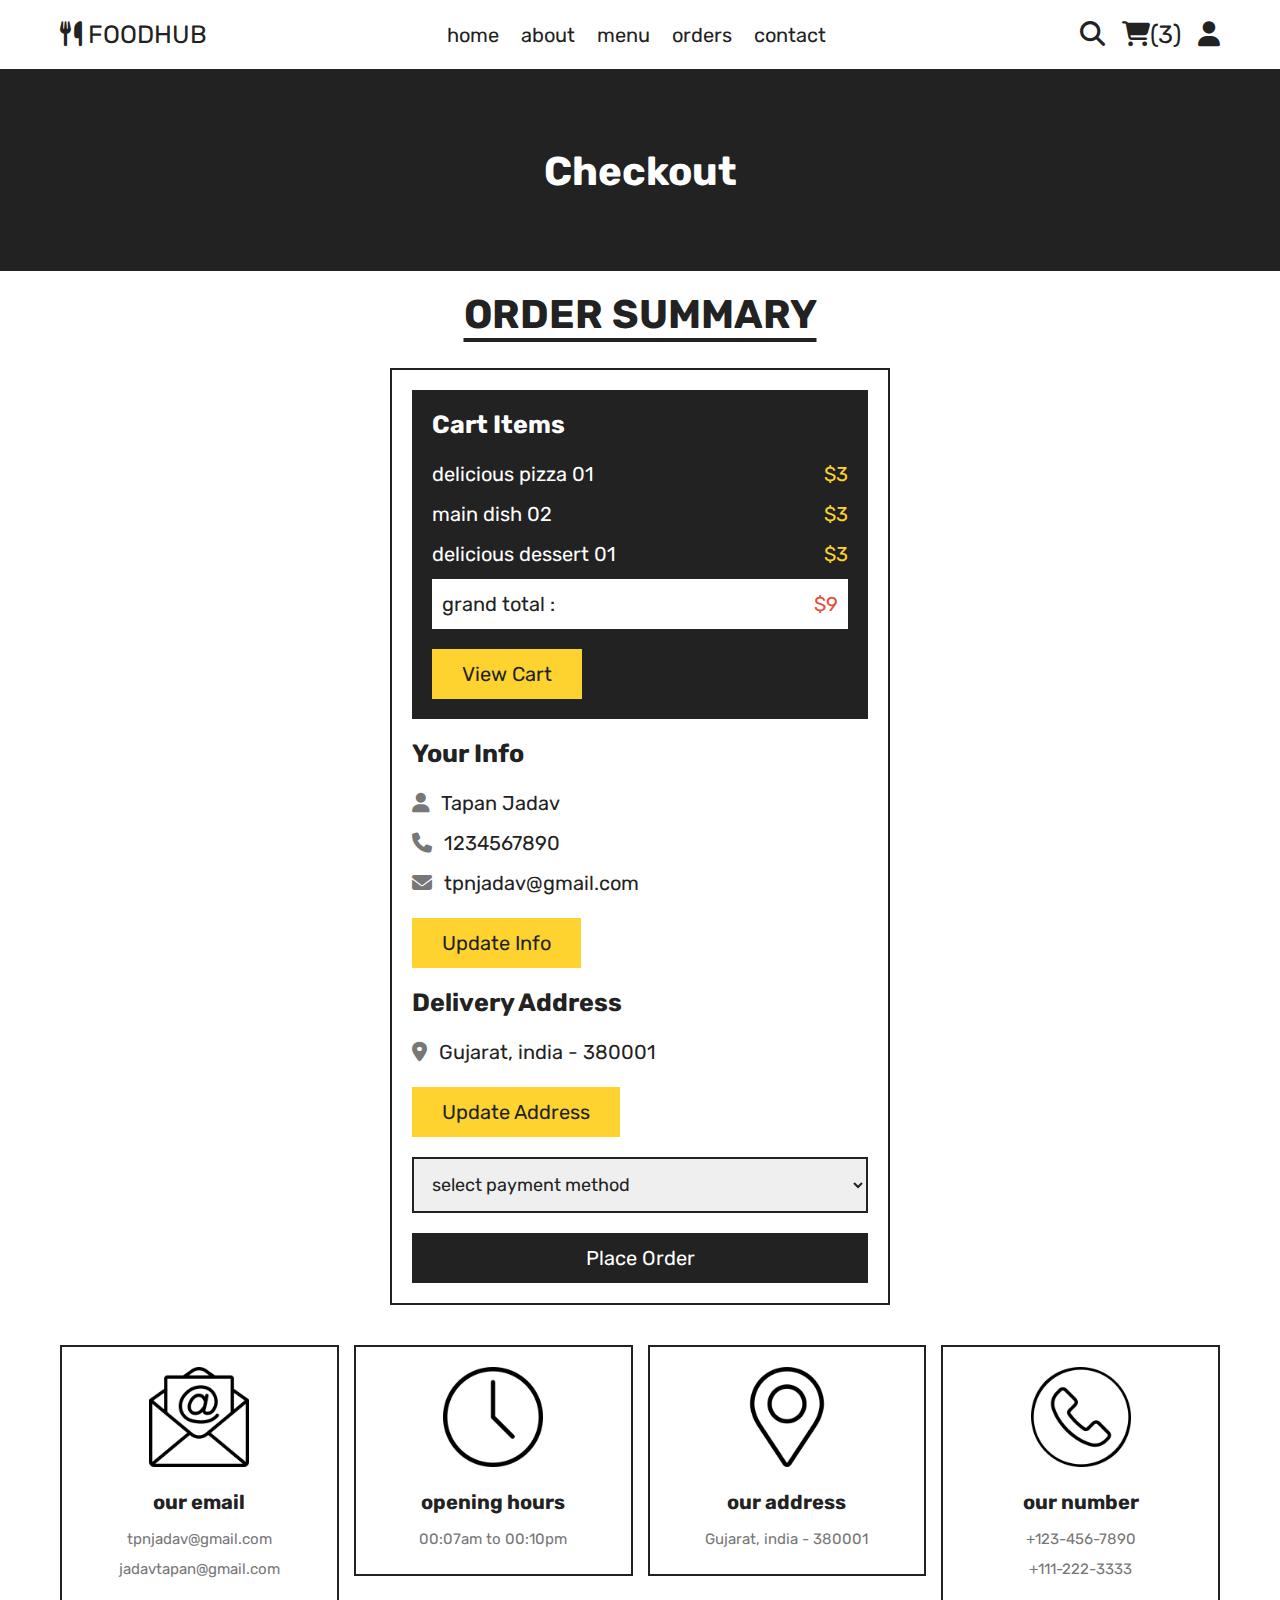
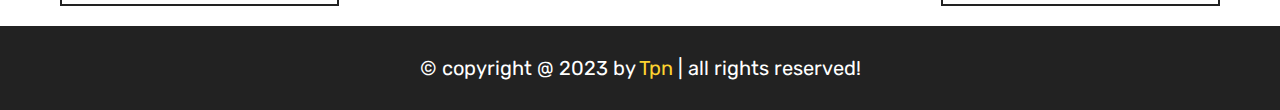
<file: checkout.html>
<!DOCTYPE html>
<html lang="en">

<head>
   <meta charset="UTF-8">
   <meta http-equiv="X-UA-Compatible" content="IE=edge">
   <meta name="viewport" content="width=device-width, initial-scale=1.0">
   <title>checkout</title>

   <!-- font awesome cdn link  -->
   <link rel="stylesheet" href="https://cdnjs.cloudflare.com/ajax/libs/font-awesome/6.1.1/css/all.min.css">

   <!-- custom css file link  -->
   <link rel="stylesheet" href="style.css">

</head>

<body>

   <header class="header">

      <section class="flex">

         <a href="./index.html" class="logo"><i class="fas fa-utensils"></i>
            FOODHUB
         </a>

         <nav class="navbar">
            <a href="./index.html">home</a>
            <a href="./about.html">about</a>
            <a href="./menu.html">menu</a>
            <a href="./orders.html">orders</a>
            <a href="./contact.html">contact</a>
         </nav>

         <div class="icons">
            <a href="./search.html"><i class="fas fa-search"></i></a>
            <a href="./cart.html"><i class="fas fa-shopping-cart"></i><span>(3)</span></a>
            <div id="user-btn" class="fas fa-user"></div>
            <div id="menu-btn" class="fas fa-bars"></div>
         </div>

         <div class="profile">
            <p class="name">Tapan Jadav</p>
            <div class="flex">
               <a href="./profile.html" class="btn">profile</a>
               <a href="#" class="delete-btn">logout</a>
            </div>
            <p class="account"><a href="login.html">login</a> or <a href="./register.html">register</a></p>
         </div>

      </section>

   </header>

   <div class="heading">
      <h3>checkout</h3>
   </div>

   <section class="checkout">

      <h1 class="title">order summary</h1>

      <form action="" method="post">
         <div class="cart-items">
            <h3>cart items</h3>
            <p><span class="name">delicious pizza 01</span><span class="price">$3</span></p>
            <p><span class="name">main dish 02</span><span class="price">$3</span></p>
            <p><span class="name">delicious dessert 01</span><span class="price">$3</span></p>
            <p class="grand-total"><span class="name">grand total :</span> <span class="price">$9</span></p>
            <a href="./cart.html" class="btn">view cart</a>
         </div>
         <div class="user-info">
            <h3>your info</h3>
            <p><i class="fas fa-user"></i> <span>Tapan Jadav</span></p>
            <p><i class="fas fa-phone"></i> <span>1234567890</span></p>
            <p><i class="fas fa-envelope"></i> <span>tpnjadav@gmail.com</span></p>
            <a href="./update_profile.html" class="btn">update info</a>
            <h3>delivery address</h3>
            <p class="address"><i class="fas fa-map-marker-alt"></i> <span>
                  Gujarat, india - 380001</span></p>
            <a href="./update_address.html" class="btn">update address</a>
            <select name="method" class="box" required>
               <option value="" disabled selected>select payment method</option>
               <option value="cash on delivery">cash on delivery</option>
               <option value="credit card">credit card</option>
               <option value="paytm">paytm</option>
               <option value="paypal">paypal</option>
            </select>
         </div>
         <input type="submit" value="place order" name="order" class="btn order-btn">
      </form>

   </section>


   <footer class="footer">

      <section class="box-container">

         <div class="box">
            <img src="./Images/email-icon.png" alt="">
            <h3>our email</h3>
            <a href="mailto:tpnjadav@gmail.com">tpnjadav@gmail.com</a>
            <a href="mailto:jadavtapan@gmail.com">jadavtapan@gmail.com</a>
         </div>

         <div class="box">
            <img src="./Images/clock-icon.png" alt="">
            <h3>opening hours</h3>
            <p>00:07am to 00:10pm </p>
         </div>

         <div class="box">
            <img src="./Images/map-icon.png" alt="">
            <h3>our address</h3>
            <a href="https://www.google.com/maps">Gujarat, india - 380001</a>
         </div>

         <div class="box">
            <img src="./Images/phone-icon.png" alt="">
            <h3>our number</h3>
            <a href="tel:1234567890">+123-456-7890</a>
            <a href="tel:1112223333">+111-222-3333</a>
         </div>

      </section>

      <div class="credit">&copy; copyright @ 2023 by <span>Tpn</span> | all rights reserved!</div>

   </footer>

   <script src="script.js"></script>

</body>

</html>
</file>
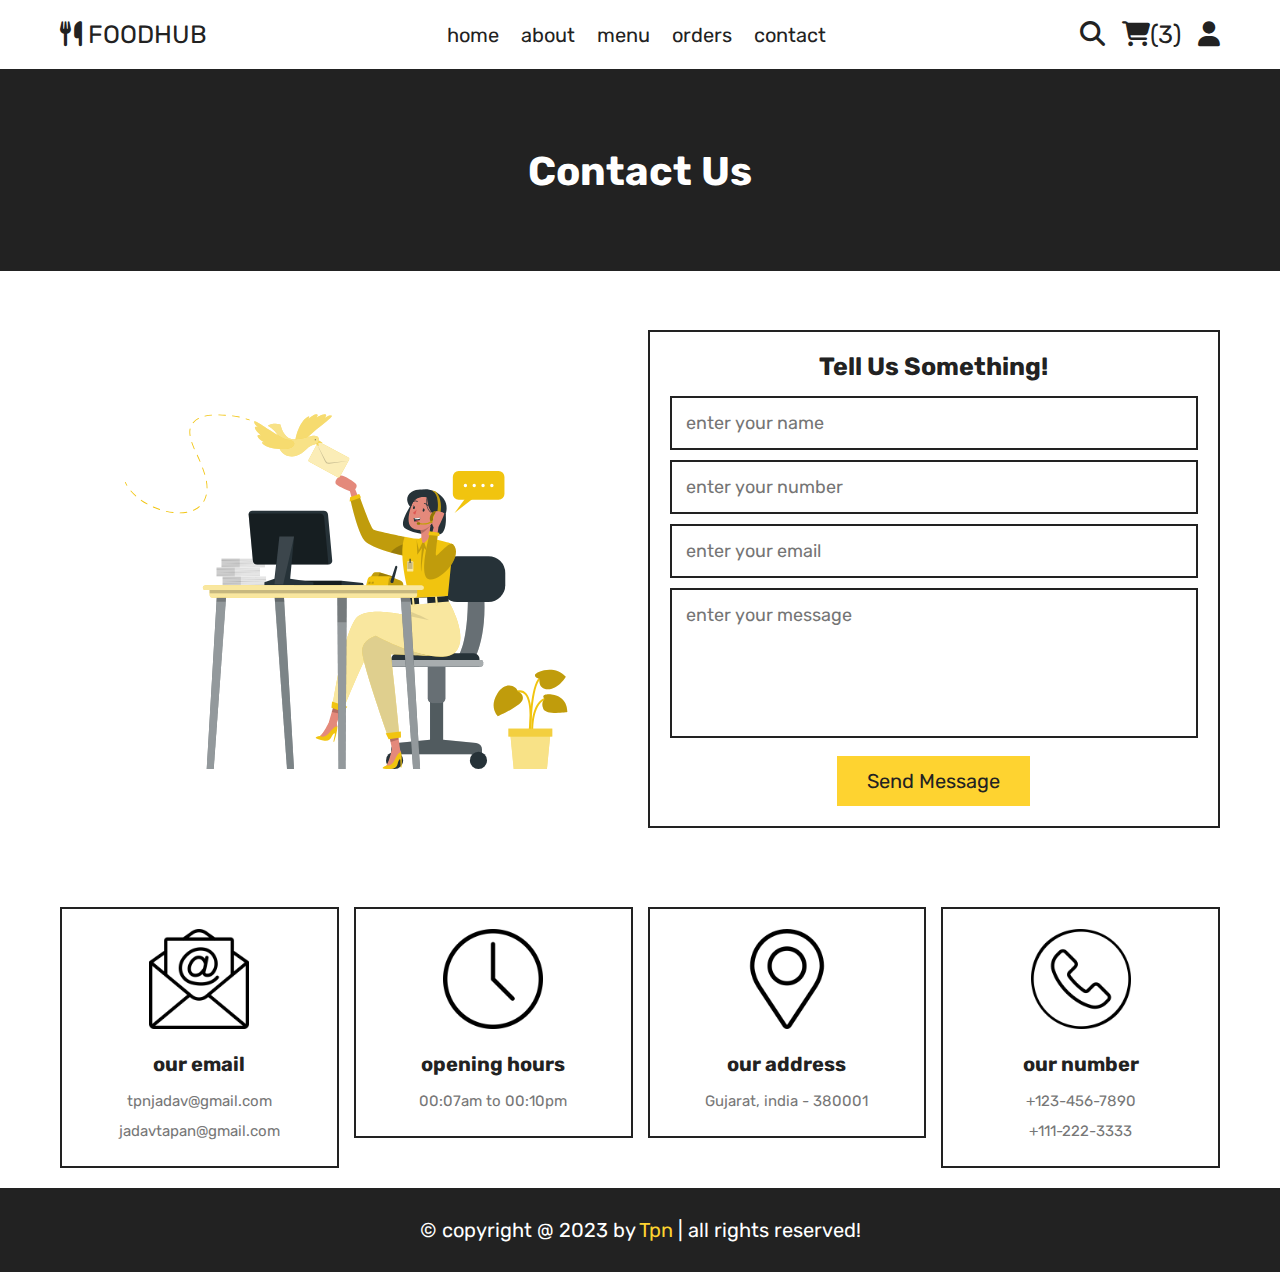
<file: contact.html>
<!DOCTYPE html>
<html lang="en">

<head>
   <meta charset="UTF-8">
   <meta http-equiv="X-UA-Compatible" content="IE=edge">
   <meta name="viewport" content="width=device-width, initial-scale=1.0">
   <title>contact us</title>

   <!-- font awesome cdn link  -->
   <link rel="stylesheet" href="https://cdnjs.cloudflare.com/ajax/libs/font-awesome/6.1.1/css/all.min.css">

   <!-- custom css file link  -->
   <link rel="stylesheet" href="style.css">

</head>

<body>

   <header class="header">

      <section class="flex">
         <a href="./index.html" class="logo"><i class="fas fa-utensils"></i>
            FOODHUB
         </a>

         <nav class="navbar">
            <a href="./index.html">home</a>
            <a href="./about.html">about</a>
            <a href="./menu.html">menu</a>
            <a href="./orders.html">orders</a>
            <a href="./contact.html">contact</a>
         </nav>

         <div class="icons">
            <a href="./search.html"><i class="fas fa-search"></i></a>
            <a href="./cart.html"><i class="fas fa-shopping-cart"></i><span>(3)</span></a>
            <div id="user-btn" class="fas fa-user"></div>
            <div id="menu-btn" class="fas fa-bars"></div>
         </div>

         <div class="profile">
            <p class="name">Tapan Jadav</p>
            <div class="flex">
               <a href="./profile.html" class="btn">profile</a>
               <a href="#" class="delete-btn">logout</a>
            </div>
            <p class="account"><a href="login.html">login</a> or <a href="./register.html">register</a></p>
         </div>

      </section>

   </header>

   <div class="heading">
      <h3>contact us</h3>
   </div>

   <section class="contact">

      <div class="row">

         <div class="image">
            <img src="./Images/contact-img.svg" alt="">
         </div>

         <form action="" method="post">
            <h3>tell us something!</h3>
            <input type="text" name="name" required placeholder="enter your name" maxlength="50" class="box">
            <input type="number" name="number" required placeholder="enter your number" max="9999999999" min="0"
               class="box" onkeypress="if(this.value.length == 10) return false;">
            <input type="email" name="email" required placeholder="enter your email" maxlength="50" class="box">
            <textarea name="msg" placeholder="enter your message" required class="box" cols="30" rows="10"
               maxlength="500"></textarea>
            <input type="submit" value="send message" class="btn" name="send">
         </form>

      </div>

   </section>

   <footer class="footer">

      <section class="box-container">

         <div class="box">
            <img src="./Images/email-icon.png" alt="">
            <h3>our email</h3>
            <a href="mailto:tpnjadav@gmail.com">tpnjadav@gmail.com</a>
            <a href="mailto:jadavtapan@gmail.com">jadavtapan@gmail.com</a>
         </div>

         <div class="box">
            <img src="./Images/clock-icon.png" alt="">
            <h3>opening hours</h3>
            <p>00:07am to 00:10pm </p>
         </div>

         <div class="box">
            <img src="./Images/map-icon.png" alt="">
            <h3>our address</h3>
            <a href="https://www.google.com/maps">Gujarat, india - 380001</a>
         </div>

         <div class="box">
            <img src="./Images/phone-icon.png" alt="">
            <h3>our number</h3>
            <a href="tel:1234567890">+123-456-7890</a>
            <a href="tel:1112223333">+111-222-3333</a>
         </div>

      </section>

      <div class="credit">&copy; copyright @ 2023 by <span>Tpn</span> | all rights reserved!</div>

   </footer>

   <script src="script.js"></script>

</body>

</html>
</file>
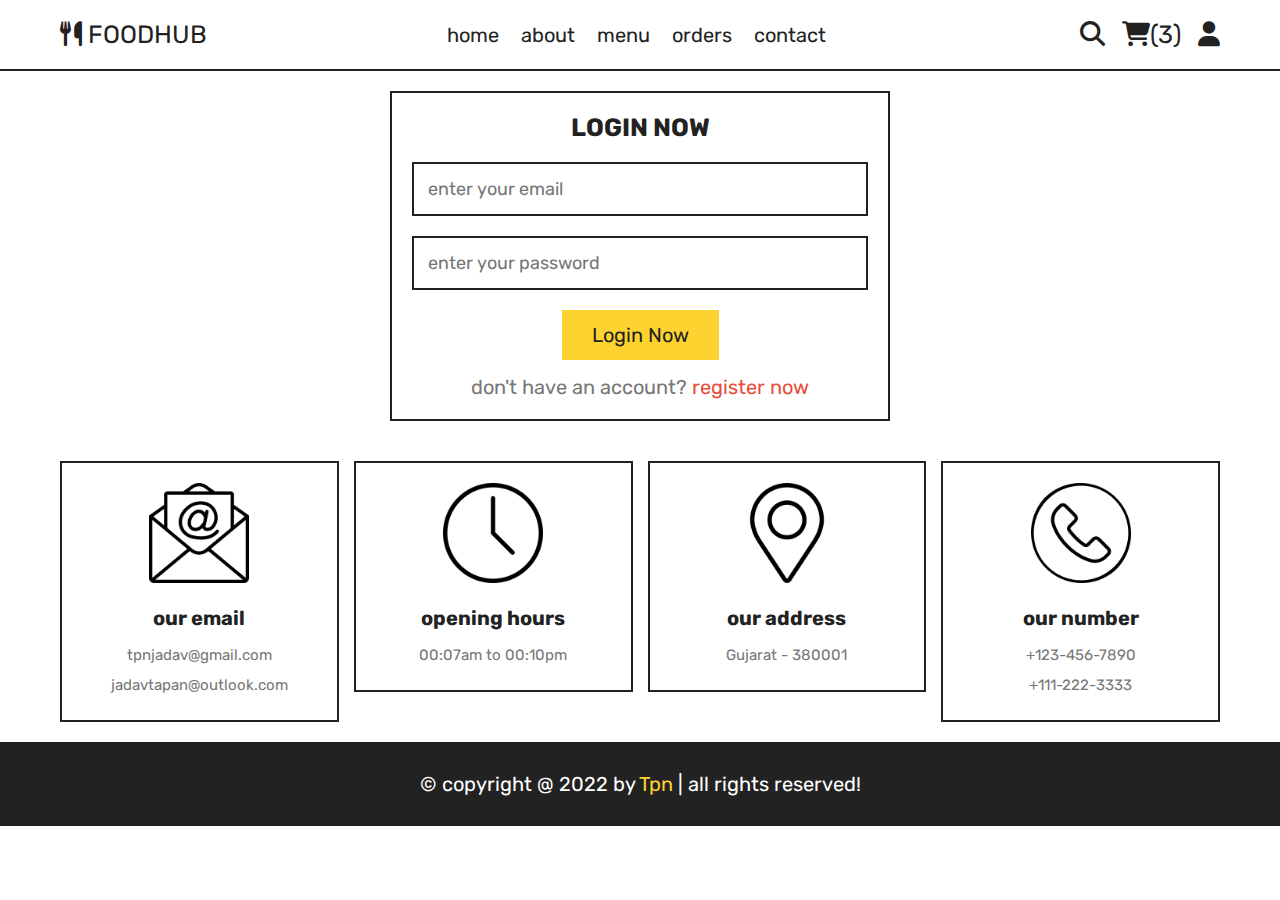
<file: login.html>
<!DOCTYPE html>
<html lang="en">
<head>
   <meta charset="UTF-8">
   <meta http-equiv="X-UA-Compatible" content="IE=edge">
   <meta name="viewport" content="width=device-width, initial-scale=1.0">
   <title>login</title>

   <!-- font awesome cdn link  -->
   <link rel="stylesheet" href="https://cdnjs.cloudflare.com/ajax/libs/font-awesome/6.1.1/css/all.min.css">

   <!-- custom css file link  -->
   <link rel="stylesheet" href="style.css">

</head>
<body>
   
<header class="header">

   <section class="flex">

      <a href="./index.html" class="logo"><i class="fas fa-utensils"></i>
         FOODHUB
     </a>

      <nav class="navbar">
         <a href="./index.html">home</a>
         <a href="./about.html">about</a>
         <a href="./menu.html">menu</a>
         <a href="./orders.html">orders</a>
         <a href="./contact.html">contact</a>
      </nav>

      <div class="icons">
         <a href="./search.html"><i class="fas fa-search"></i></a>
         <a href="./cart.html"><i class="fas fa-shopping-cart"></i><span>(3)</span></a>
         <div id="user-btn" class="fas fa-user"></div>
         <div id="menu-btn" class="fas fa-bars"></div>
      </div>

      <div class="profile">
         <p class="name">Tapan Jadav</p>
         <div class="flex">
            <a href="./profile.html" class="btn">profile</a>
            <a href="#" class="delete-btn">logout</a>
         </div>
         <p class="account"><a href="./login.html">login</a> or <a href="./register.html">register</a></p>
      </div>

   </section>

</header>

<section class="form-container">

   <form action="" method="post">
      <h3>login now</h3>
      <input type="email" required maxlength="50" name="email" placeholder="enter your email" class="box" oninput="this.value = this.value.replace(/\s/g, '')">
      <input type="password" required maxlength="20" name="pass" placeholder="enter your password" class="box" oninput="this.value = this.value.replace(/\s/g, '')">
      <input type="submit" value="login now" class="btn" name="submit">
      <p>don't have an account? <a href="./register.html">register now</a></p>
   </form>

</section>

<footer class="footer">

   <section class="box-container">

      <div class="box">
         <img src="./Images/email-icon.png" alt="">
         <h3>our email</h3>
         <a href="mailto:tpnjadav@gmail.com">tpnjadav@gmail.com</a>
         <a href="mailto:jadavtapan@outlook.com">jadavtapan@outlook.com</a>
      </div>

      <div class="box">
         <img src="./Images/clock-icon.png" alt="">
         <h3>opening hours</h3>
         <p>00:07am to 00:10pm </p>
      </div>

      <div class="box">
         <img src="./Images/map-icon.png" alt="">
         <h3>our address</h3>
         <a href="https://www.google.com/maps">Gujarat - 380001</a>
      </div>

      <div class="box">
         <img src="./Images/phone-icon.png" alt="">
         <h3>our number</h3>
         <a href="tel:1234567890">+123-456-7890</a>
         <a href="tel:1112223333">+111-222-3333</a>
      </div>

   </section>

   <div class="credit">&copy; copyright @ 2022 by <span>Tpn</span> | all rights reserved!</div>

</footer>

<script src="script.js"></script>

</body>
</html>
</file>
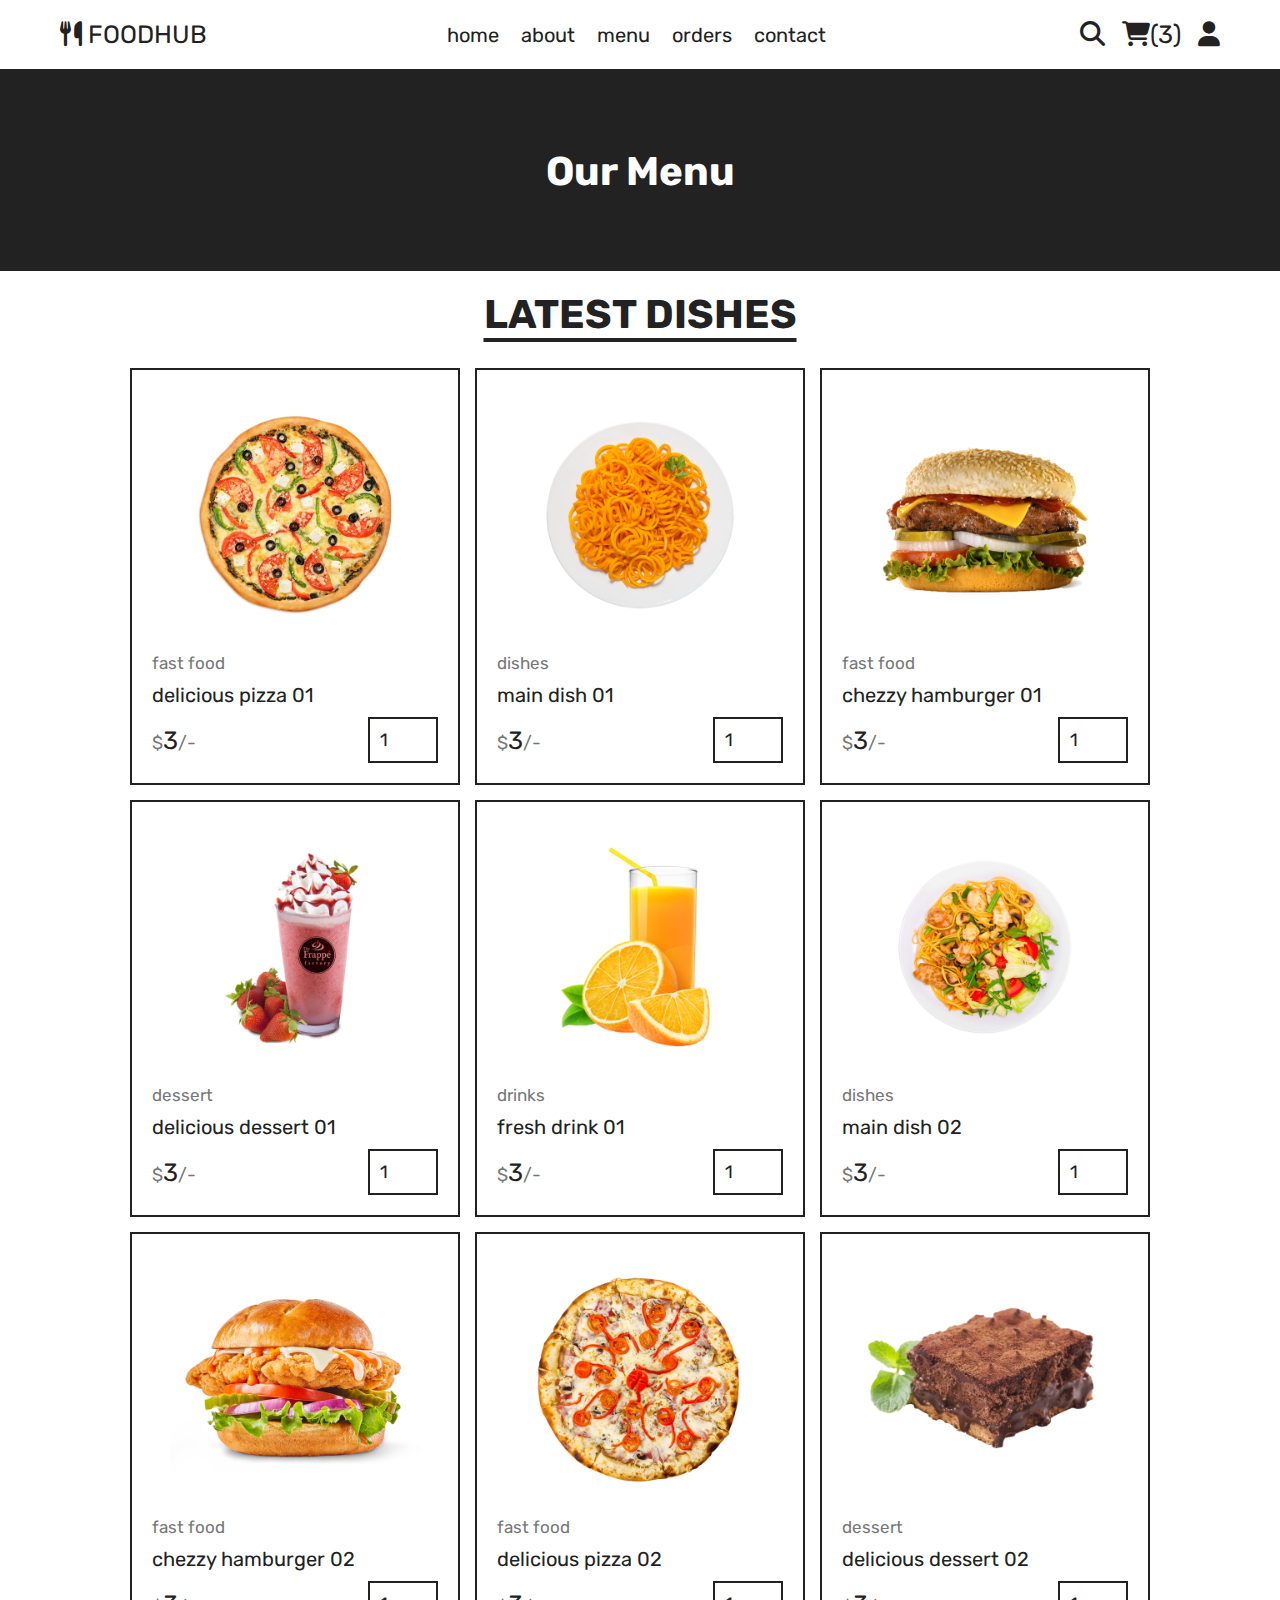
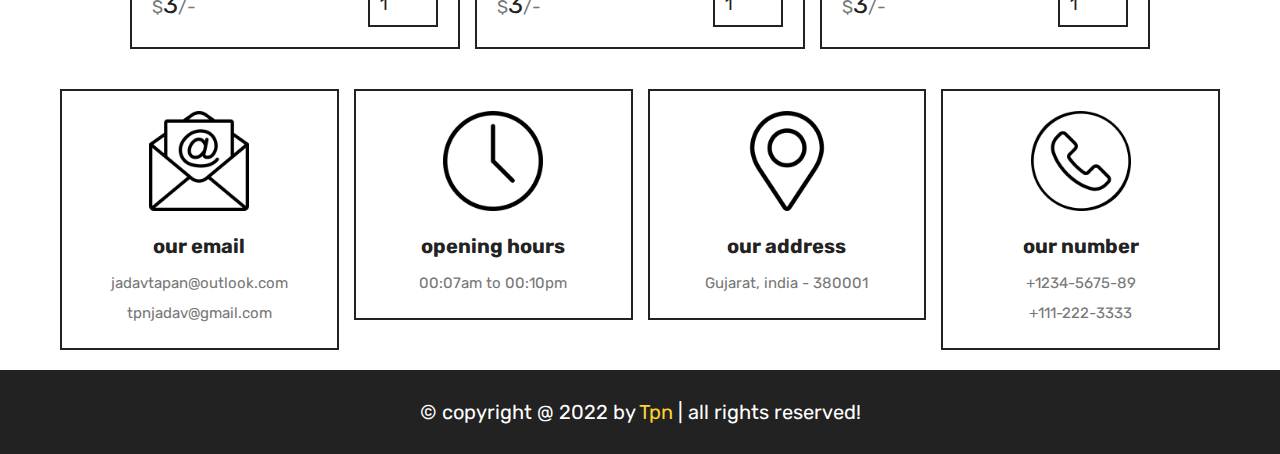
<file: menu.html>
<!DOCTYPE html>
<html lang="en">
<head>
   <meta charset="UTF-8">
   <meta http-equiv="X-UA-Compatible" content="IE=edge">
   <meta name="viewport" content="width=device-width, initial-scale=1.0">
   <title>food menu</title>

   <!-- font awesome cdn link  -->
   <link rel="stylesheet" href="https://cdnjs.cloudflare.com/ajax/libs/font-awesome/6.1.1/css/all.min.css">

   <!-- custom css file link  -->
   <link rel="stylesheet" href="style.css">

</head>
<body>
   
<header class="header">

   <section class="flex">

      <a href="./index.html" class="logo"><i class="fas fa-utensils"></i>
         FOODHUB
     </a>

      <nav class="navbar">
         <a href="./index.html">home</a>
         <a href="./about.html">about</a>
         <a href="./menu.html">menu</a>
         <a href="./orders.html">orders</a>
         <a href="./contact.html">contact</a>
      </nav>

      <div class="icons">
         <a href="./search.html"><i class="fas fa-search"></i></a>
         <a href="./cart.html"><i class="fas fa-shopping-cart"></i><span>(3)</span></a>
         <div id="user-btn" class="fas fa-user"></div>
         <div id="menu-btn" class="fas fa-bars"></div>
      </div>

      <div class="profile">
         <p class="name">Tapan Jadav</p>
         <div class="flex">
            <a href="./profile.html" class="btn">profile</a>
            <a href="#" class="delete-btn">logout</a>
         </div>
         <p class="account"><a href="./login.html">login</a> or <a href="./register.html">register</a></p>
      </div>

   </section>

</header>

<div class="heading">
   <h3>our menu</h3>
</div>

<section class="products">

   <h1 class="title">latest dishes</h1>

   <div class="box-container">

      <form accept="" method="post" class="box">
         <a href="./quick_view.html" class="fas fa-eye"></a>
         <button class="fas fa-shopping-cart" type="submit" name="add_to_cart"></button>
         <img src="./uploaded_img/pizza-1.png" alt="">
         <a href="category.html" class="cat">fast food</a>
         <div class="name">delicious pizza 01</div>
         <div class="flex">
            <div class="price"><span>$</span>3<span>/-</span></div>
            <input type="number" name="qty" class="qty" min="1" max="99" value="1" onkeypress="if(this.value.length == 2) return false;">
         </div>
      </form>

      <form accept="" method="post" class="box">
         <a href="./quick_view.html" class="fas fa-eye"></a>
         <button class="fas fa-shopping-cart" type="submit" name="add_to_cart"></button>
         <img src="./uploaded_img/dish-1.png" alt="">
         <a href="./category.html" class="cat">dishes</a>
         <div class="name">main dish 01</div>
         <div class="flex">
            <div class="price"><span>$</span>3<span>/-</span></div>
            <input type="number" name="qty" class="qty" min="1" max="99" value="1" onkeypress="if(this.value.length == 2) return false;">
         </div>
      </form>

      <form accept="" method="post" class="box">
         <a href="./quick_view.html" class="fas fa-eye"></a>
         <button class="fas fa-shopping-cart" type="submit" name="add_to_cart"></button>
         <img src="./uploaded_img/burger-1.png" alt="">
         <a href="./category.html" class="cat">fast food</a>
         <div class="name">chezzy hamburger 01</div>
         <div class="flex">
            <div class="price"><span>$</span>3<span>/-</span></div>
            <input type="number" name="qty" class="qty" min="1" max="99" value="1" onkeypress="if(this.value.length == 2) return false;">
         </div>
      </form>

      <form accept="" method="post" class="box">
         <a href="./quick_view.html" class="fas fa-eye"></a>
         <button class="fas fa-shopping-cart" type="submit" name="add_to_cart"></button>
         <img src="./uploaded_img/dessert-1.png" alt="">
         <a href="./category.html" class="cat">dessert</a>
         <div class="name">delicious dessert 01</div>
         <div class="flex">
            <div class="price"><span>$</span>3<span>/-</span></div>
            <input type="number" name="qty" class="qty" min="1" max="99" value="1" onkeypress="if(this.value.length == 2) return false;">
         </div>
      </form>

      <form accept="" method="post" class="box">
         <a href="./quick_view.html" class="fas fa-eye"></a>
         <button class="fas fa-shopping-cart" type="submit" name="add_to_cart"></button>
         <img src="./uploaded_img/drink-1.png" alt="">
         <a href="./category.html" class="cat">drinks</a>
         <div class="name">fresh drink 01</div>
         <div class="flex">
            <div class="price"><span>$</span>3<span>/-</span></div>
            <input type="number" name="qty" class="qty" min="1" max="99" value="1" onkeypress="if(this.value.length == 2) return false;">
         </div>
      </form>

      <form accept="" method="post" class="box">
         <a href="./quick_view.html" class="fas fa-eye"></a>
         <button class="fas fa-shopping-cart" type="submit" name="add_to_cart"></button>
         <img src="./uploaded_img/dish-2.png" alt="">
         <a href="./category.html" class="cat">dishes</a>
         <div class="name">main dish 02</div>
         <div class="flex">
            <div class="price"><span>$</span>3<span>/-</span></div>
            <input type="number" name="qty" class="qty" min="1" max="99" value="1" onkeypress="if(this.value.length == 2) return false;">
         </div>
      </form>

      <form accept="" method="post" class="box">
         <a href="./quick_view.html" class="fas fa-eye"></a>
         <button class="fas fa-shopping-cart" type="submit" name="add_to_cart"></button>
         <img src="./uploaded_img/burger-2.png" alt="">
         <a href="./category.html" class="cat">fast food</a>
         <div class="name">chezzy hamburger 02</div>
         <div class="flex">
            <div class="price"><span>$</span>3<span>/-</span></div>
            <input type="number" name="qty" class="qty" min="1" max="99" value="1" onkeypress="if(this.value.length == 2) return false;">
         </div>
      </form>

      <form accept="" method="post" class="box">
         <a href="./quick_view.html" class="fas fa-eye"></a>
         <button class="fas fa-shopping-cart" type="submit" name="add_to_cart"></button>
         <img src="./uploaded_img/pizza-2.png" alt="">
         <a href="./category.html" class="cat">fast food</a>
         <div class="name">delicious pizza 02</div>
         <div class="flex">
            <div class="price"><span>$</span>3<span>/-</span></div>
            <input type="number" name="qty" class="qty" min="1" max="99" value="1" onkeypress="if(this.value.length == 2) return false;">
         </div>
      </form>

      <form accept="" method="post" class="box">
         <a href="./quick_view.html" class="fas fa-eye"></a>
         <button class="fas fa-shopping-cart" type="submit" name="add_to_cart"></button>
         <img src="./uploaded_img/dessert-2.png" alt="">
         <a href="./category.html" class="cat">dessert</a>
         <div class="name">delicious dessert 02</div  >
         <div class="flex">
            <div class="price"><span>$</span>3<span>/-</span></div>
            <input type="number" name="qty" class="qty" min="1" max="99" value="1" onkeypress="if(this.value.length == 2) return false;">
         </div>
      </form>

   </div>

</section>


<footer class="footer">

   <section class="box-container">

      <div class="box">
         <img src="./Images/email-icon.png" alt="">
         <h3>our email</h3>
         <a href="mailto:shaikhanas@gmail.com">jadavtapan@outlook.com</a>
         <a href="mailto:anasbhai@gmail.com">tpnjadav@gmail.com</a>
      </div>

      <div class="box">
         <img src="./Images/clock-icon.png" alt="">
         <h3>opening hours</h3>
         <p>00:07am to 00:10pm </p>
      </div>

      <div class="box">
         <img src="./Images/map-icon.png" alt="">
         <h3>our address</h3>
         <a href="https://www.google.com/maps">Gujarat, india - 380001</a>
      </div>

      <div class="box">
         <img src="./Images/phone-icon.png" alt="">
         <h3>our number</h3>
         <a href="tel:1234567890">+1234-5675-89</a>
         <a href="tel:1112223333">+111-222-3333</a>
      </div>

   </section>

   <div class="credit">&copy; copyright @ 2022 by <span>Tpn</span> | all rights reserved!</div>

</footer>


<script src="script.js"></script>

</body>
</html>
</file>
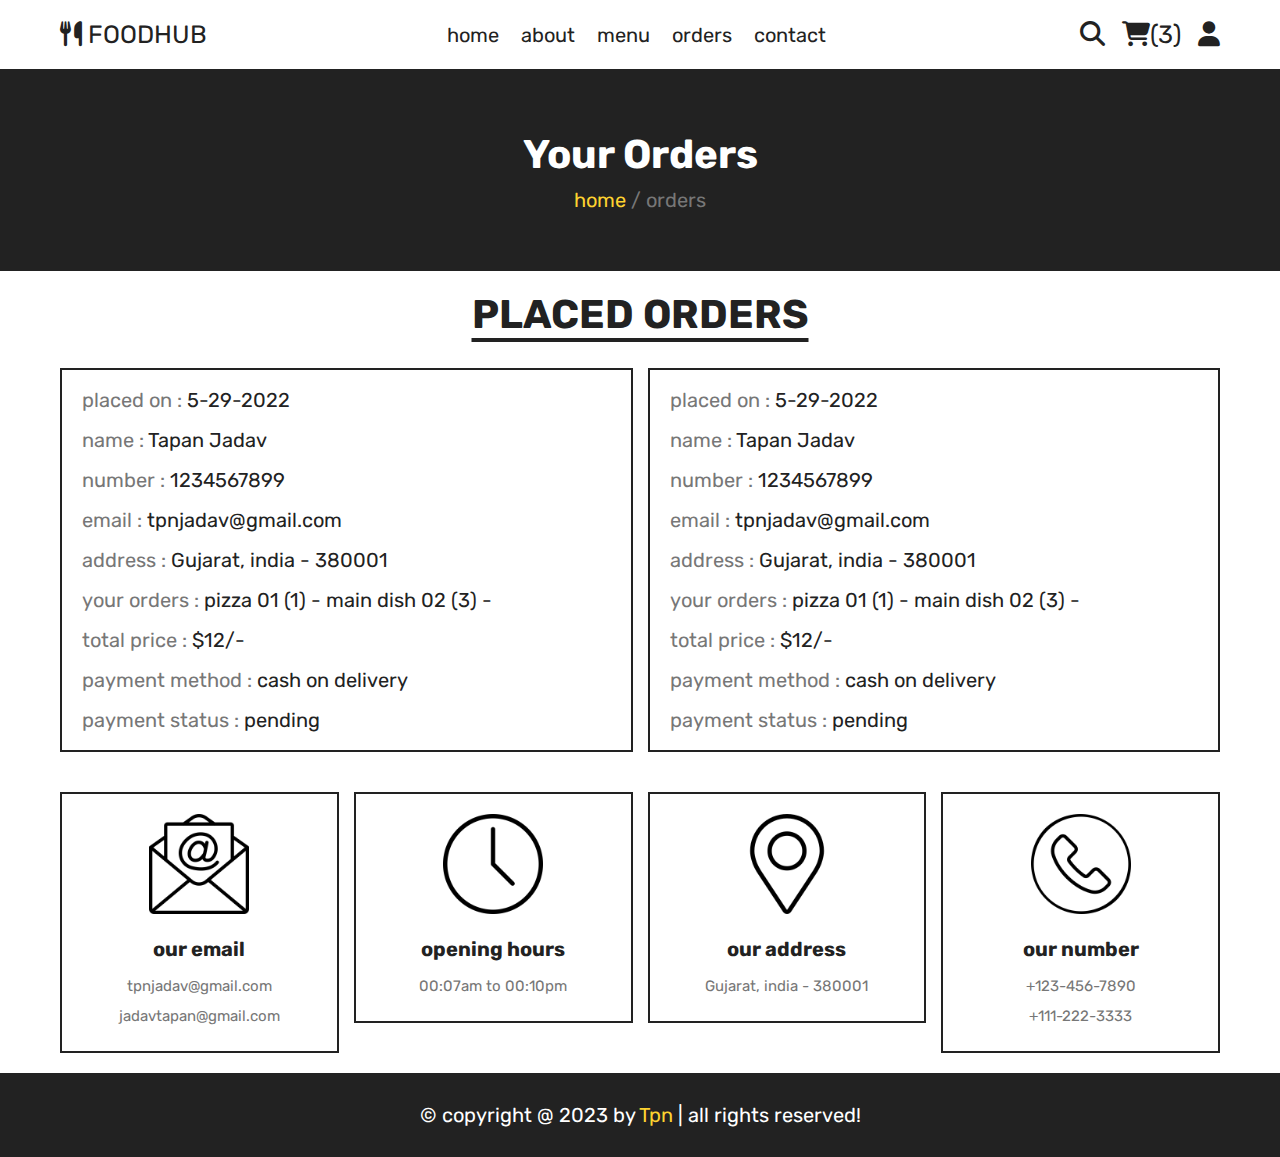
<file: orders.html>
<!DOCTYPE html>
<html lang="en">

<head>
   <meta charset="UTF-8">
   <meta http-equiv="X-UA-Compatible" content="IE=edge">
   <meta name="viewport" content="width=device-width, initial-scale=1.0">
   <title>my orders</title>

   <!-- font awesome cdn link  -->
   <link rel="stylesheet" href="https://cdnjs.cloudflare.com/ajax/libs/font-awesome/6.1.1/css/all.min.css">

   <!-- custom css file link  -->
   <link rel="stylesheet" href="style.css">

</head>

<body>

   <header class="header">

      <section class="flex">

         <a href="./index.html" class="logo"><i class="fas fa-utensils"></i>
            FOODHUB
         </a>

         <nav class="navbar">
            <a href="./index.html">home</a>
            <a href="./about.html">about</a>
            <a href="./menu.html">menu</a>
            <a href="./orders.html">orders</a>
            <a href="./contact.html">contact</a>
         </nav>

         <div class="icons">
            <a href="./search.html"><i class="fas fa-search"></i></a>
            <a href="./cart.html"><i class="fas fa-shopping-cart"></i><span>(3)</span></a>
            <div id="user-btn" class="fas fa-user"></div>
            <div id="menu-btn" class="fas fa-bars"></div>
         </div>

         <div class="profile">
            <p class="name">Tapan Jadav</p>
            <div class="flex">
               <a href="./profile.html" class="btn">profile</a>
               <a href="#" class="delete-btn">logout</a>
            </div>
            <p class="account"><a href="./login.html">login</a> or <a href="./register.html">register</a></p>
         </div>

      </section>

   </header>

   <div class="heading">
      <h3>your orders</h3>
      <p><a href="./index.html">home </a> <span> / orders</span></p>
   </div>

   <section class="orders">

      <h1 class="title">placed orders</h1>

      <div class="box-container">

         <div class="box">
            <p> placed on : <span>5-29-2022</span> </p>
            <p> name : <span>Tapan Jadav</span> </p>
            <p> number : <span>1234567899</span> </p>
            <p> email : <span>tpnjadav@gmail.com</span> </p>
            <p> address : <span>Gujarat, india - 380001</span> </p>
            <p> your orders : <span>pizza 01 (1) - main dish 02 (3) -</span> </p>
            <p> total price : <span>$12/-</span> </p>
            <p> payment method : <span>cash on delivery</span> </p>
            <p> payment status : <span>pending</span> </p>
         </div>

         <div class="box">
            <p> placed on : <span>5-29-2022</span> </p>
            <p> name : <span>Tapan Jadav</span> </p>
            <p> number : <span>1234567899</span> </p>
            <p> email : <span>tpnjadav@gmail.com</span> </p>
            <p> address : <span>Gujarat, india - 380001</span> </p>
            <p> your orders : <span>pizza 01 (1) - main dish 02 (3) -</span> </p>
            <p> total price : <span>$12/-</span> </p>
            <p> payment method : <span>cash on delivery</span> </p>
            <p> payment status : <span>pending</span> </p>
         </div>

      </div>

   </section>

   <footer class="footer">

      <section class="box-container">

         <div class="box">
            <img src="./Images/email-icon.png" alt="">
            <h3>our email</h3>
            <a href="mailto:tpnjadav@gmail.com">tpnjadav@gmail.com</a>
            <a href="mailto:jadavtapan@gmail.com">jadavtapan@gmail.com</a>
         </div>

         <div class="box">
            <img src="./Images/clock-icon.png" alt="">
            <h3>opening hours</h3>
            <p>00:07am to 00:10pm </p>
         </div>

         <div class="box">
            <img src="./Images/map-icon.png" alt="">
            <h3>our address</h3>
            <a href="https://www.google.com/maps">Gujarat, india - 380001</a>
         </div>

         <div class="box">
            <img src="./Images/phone-icon.png" alt="">
            <h3>our number</h3>
            <a href="tel:1234567890">+123-456-7890</a>
            <a href="tel:1112223333">+111-222-3333</a>
         </div>

      </section>

      <div class="credit">&copy; copyright @ 2023 by <span>Tpn</span> | all rights reserved!</div>

   </footer>

   <script src="script.js"></script>

</body>

</html>
</file>
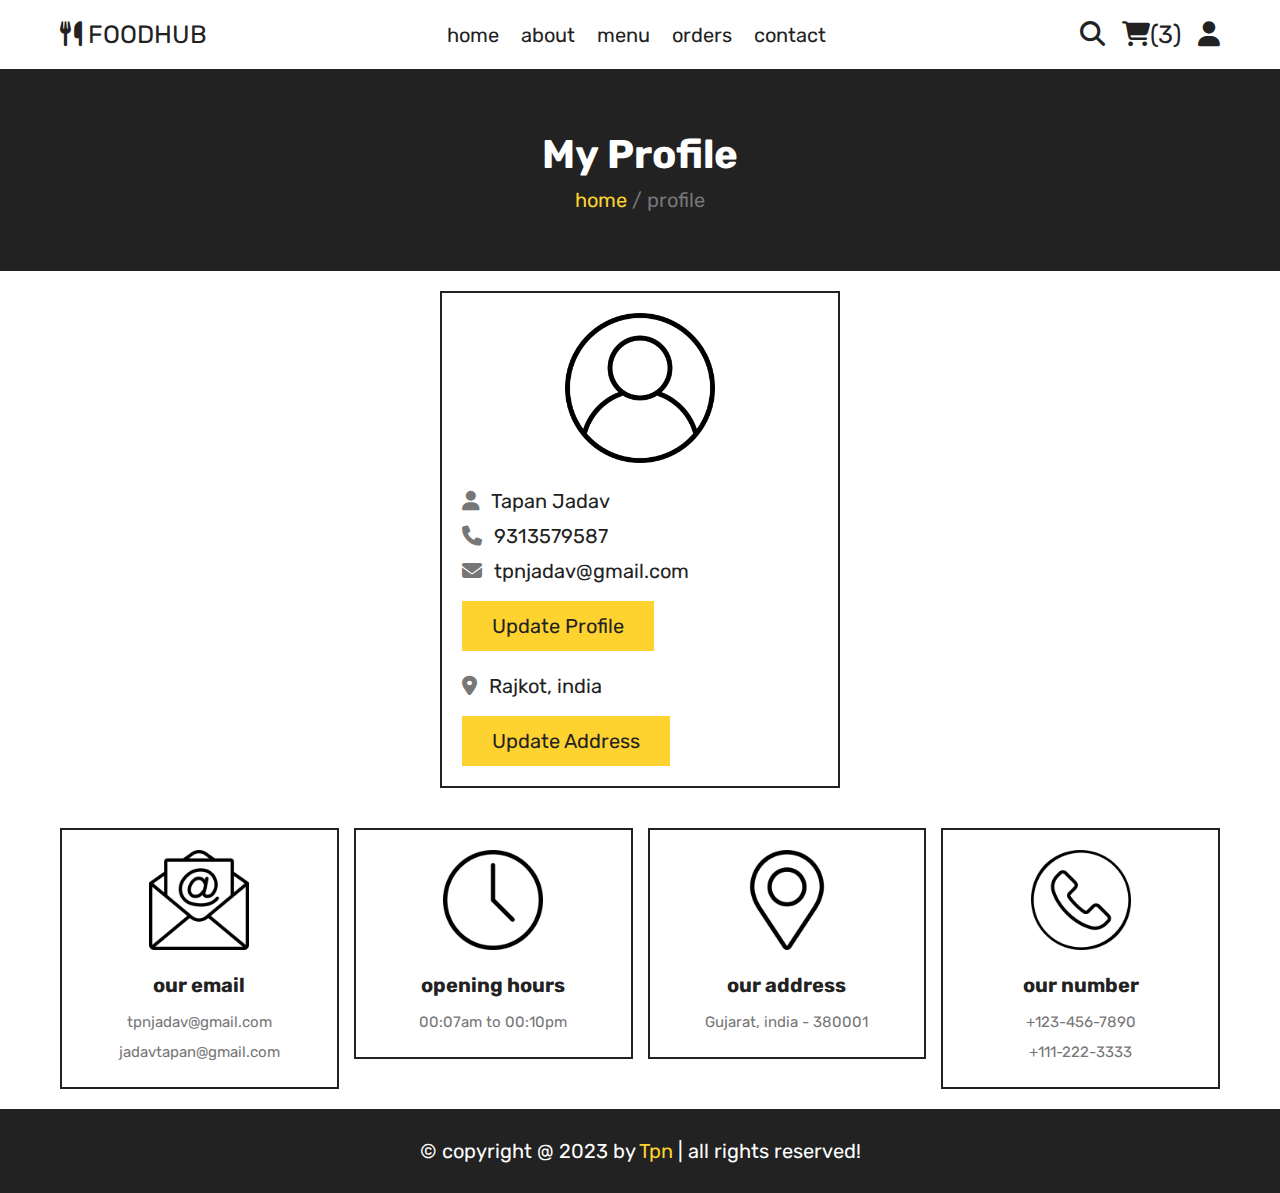
<file: profile.html>
<!DOCTYPE html>
<html lang="en">

<head>
   <meta charset="UTF-8">
   <meta http-equiv="X-UA-Compatible" content="IE=edge">
   <meta name="viewport" content="width=device-width, initial-scale=1.0">
   <title>my profile</title>

   <!-- font awesome cdn link  -->
   <link rel="stylesheet" href="https://cdnjs.cloudflare.com/ajax/libs/font-awesome/6.1.1/css/all.min.css">

   <!-- custom css file link  -->
   <link rel="stylesheet" href="style.css">

</head>

<body>

   <header class="header">

      <section class="flex">
         <a href="index.html" class="logo"><i class="fas fa-utensils"></i>
            FOODHUB
         </a>
         <nav class="navbar">
            <a href="./index.html">home</a>
            <a href="./about.html">about</a>
            <a href="./menu.html">menu</a>
            <a href="./orders.html">orders</a>
            <a href="./contact.html">contact</a>
         </nav>

         <div class="icons">
            <a href="./search.html"><i class="fas fa-search"></i></a>
            <a href="./cart.html"><i class="fas fa-shopping-cart"></i><span>(3)</span></a>
            <div id="user-btn" class="fas fa-user"></div>
            <div id="menu-btn" class="fas fa-bars"></div>
         </div>

         <div class="profile">
            <p class="name">Tapan Jadav</p>
            <div class="flex">
               <a href="./profile.html" class="btn">profile</a>
               <a href="#" class="delete-btn">logout</a>
            </div>
            <p class="account"><a href="./login.html">login</a> or <a href="./register.html">register</a></p>
         </div>

      </section>

   </header>

   <div class="heading">
      <h3>my profile</h3>
      <p><a href="index.html">home </a> <span> / profile</span></p>
   </div>

   <section class="user-details">

      <div class="user">
         <img src="./Images/user-icon.png" alt="">
         <p><i class="fas fa-user"></i> <span>Tapan Jadav</span></p>
         <p><i class="fas fa-phone"></i> <span>9313579587</span></p>
         <p><i class="fas fa-envelope"></i> <span>tpnjadav@gmail.com</span></p>
         <a href="./update_profile.html" class="btn">update profile</a>
         <p class="address"><i class="fas fa-map-marker-alt"></i> <span>Rajkot, india</span></p>
         <a href="./update_address.html" class="btn">update address</a>
      </div>

   </section>

   <footer class="footer">

      <section class="box-container">

         <div class="box">
            <img src="./Images/email-icon.png" alt="">
            <h3>our email</h3>
            <a href="mailto:tpnjadav@gmail.com">tpnjadav@gmail.com</a>
            <a href="mailto:jadavtapan@gmail.com">jadavtapan@gmail.com</a>
         </div>

         <div class="box">
            <img src="./Images/clock-icon.png" alt="">
            <h3>opening hours</h3>
            <p>00:07am to 00:10pm </p>
         </div>

         <div class="box">
            <img src="./Images/map-icon.png" alt="">
            <h3>our address</h3>
            <a href="https://www.google.com/maps">Gujarat, india - 380001</a>
         </div>

         <div class="box">
            <img src="./Images/phone-icon.png" alt="">
            <h3>our number</h3>
            <a href="tel:1234567890">+123-456-7890</a>
            <a href="tel:1112223333">+111-222-3333</a>
         </div>

      </section>

      <div class="credit">&copy; copyright @ 2023 by <span>Tpn</span> | all rights reserved!</div>

   </footer>


   <script src="script.js"></script>

</body>

</html>
</file>
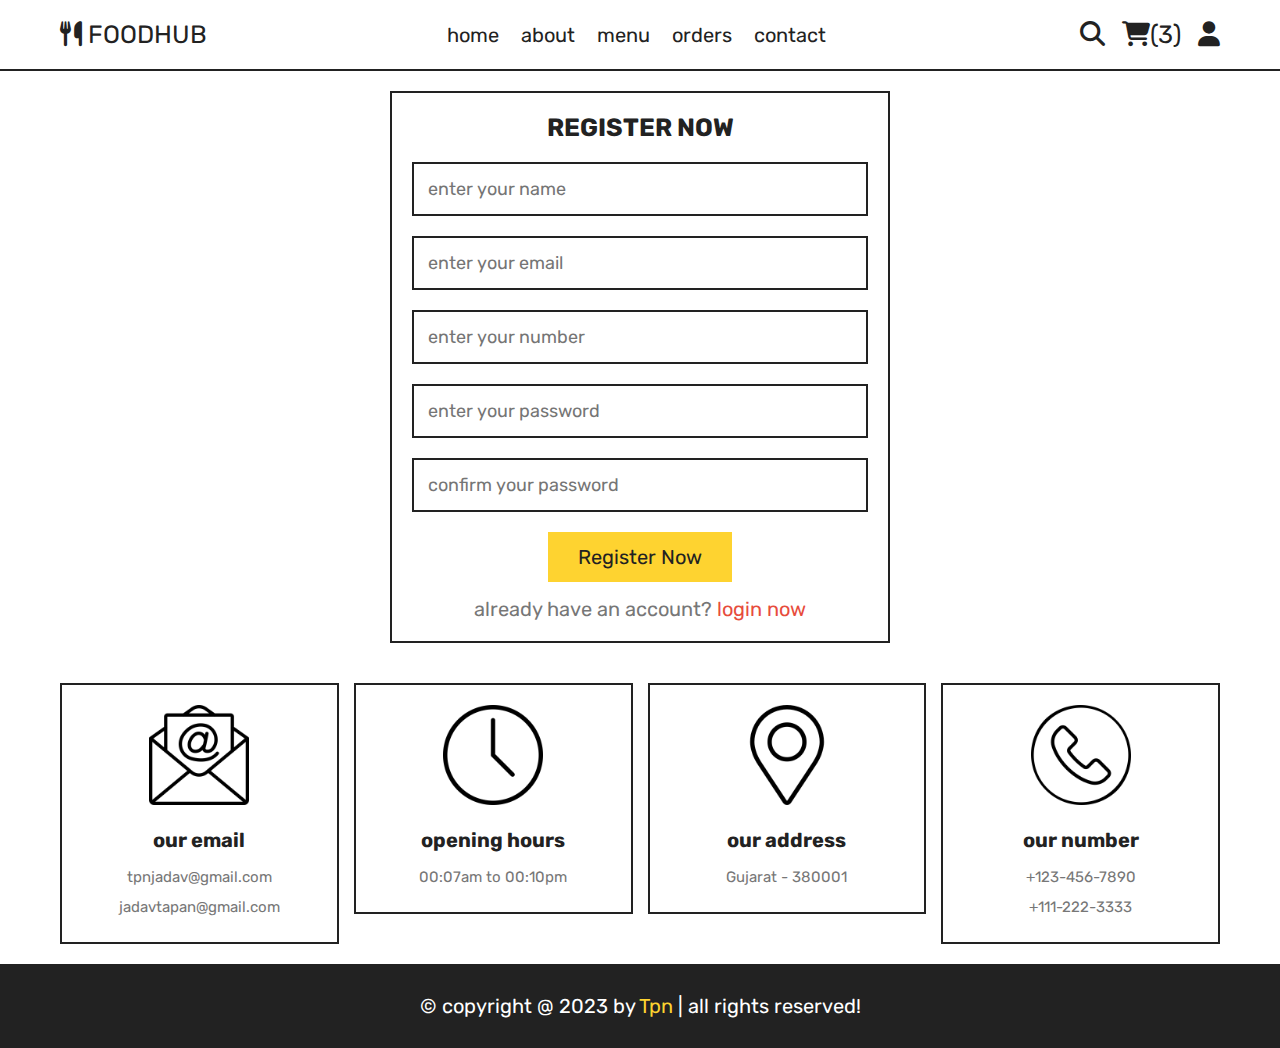
<file: register.html>
<!DOCTYPE html>
<html lang="en">
<head>
   <meta charset="UTF-8">
   <meta http-equiv="X-UA-Compatible" content="IE=edge">
   <meta name="viewport" content="width=device-width, initial-scale=1.0">
   <title>register</title>

   <!-- font awesome cdn link  -->
   <link rel="stylesheet" href="https://cdnjs.cloudflare.com/ajax/libs/font-awesome/6.1.1/css/all.min.css">

   <!-- custom css file link  -->
   <link rel="stylesheet" href="style.css">

</head>
<body>
   
<header class="header">

   <section class="flex">

      <a href="./index.html" class="logo"><i class="fas fa-utensils"></i>
         FOODHUB
     </a>

      <nav class="navbar">
         <a href="./index.html">home</a>
         <a href="./about.html">about</a>
         <a href="./menu.html">menu</a>
         <a href="./orders.html">orders</a>
         <a href="./contact.html">contact</a>
      </nav>

      <div class="icons">
         <a href="./search.html"><i class="fas fa-search"></i></a>
         <a href="./cart.html"><i class="fas fa-shopping-cart"></i><span>(3)</span></a>
         <div id="user-btn" class="fas fa-user"></div>
         <div id="menu-btn" class="fas fa-bars"></div>
      </div>

      <div class="profile">
         <p class="name">Tapan Jadav</p>
         <div class="flex">
            <a href="./profile.html" class="btn">profile</a>
            <a href="#" class="delete-btn">logout</a>
         </div>
         <p class="account"><a href="./login.html">login</a> or <a href="./register.html">register</a></p>
      </div>

   </section>

</header>

<section class="form-container">

   <form action="" method="post">
      <h3>register now</h3>
      <input type="text" required maxlength="20" name="name" placeholder="enter your name" class="box" oninput="this.value = this.value.replace(/\s/g, '')">
      <input type="email" required maxlength="50" name="email" placeholder="enter your email" class="box" oninput="this.value = this.value.replace(/\s/g, '')">
      <input type="numner" min="0" max="9999999999" onkeypress="if(this.value.length == 10) return false;" placeholder="enter your number" required class="box" name="number">
      <input type="password" required maxlength="20" name="pass" placeholder="enter your password" class="box" oninput="this.value = this.value.replace(/\s/g, '')">
      <input type="password" required maxlength="20" name="cpass" placeholder="confirm your password" class="box" oninput="this.value = this.value.replace(/\s/g, '')">
      <input type="submit" value="register now" class="btn" name="submit">
      <p>already have an account? <a href="./login.html">login now</a></p>
   </form>

</section>


<footer class="footer">

   <section class="box-container">

      <div class="box">
         <img src="./Images/email-icon.png" alt="">
         <h3>our email</h3>
         <a href="mailto:tpnjadav@gmail.com">tpnjadav@gmail.com</a>
         <a href="mailto:jadavtapan@outlook.com">jadavtapan@gmail.com</a>
      </div>

      <div class="box">
         <img src="./Images/clock-icon.png" alt="">
         <h3>opening hours</h3>
         <p>00:07am to 00:10pm </p>
      </div>

      <div class="box">
         <img src="./Images/map-icon.png" alt="">
         <h3>our address</h3>
         <a href="https://www.google.com/maps">Gujarat - 380001</a>
      </div>

      <div class="box">
         <img src="./Images/phone-icon.png" alt="">
         <h3>our number</h3>
         <a href="tel:1234567890">+123-456-7890</a>
         <a href="tel:1112223333">+111-222-3333</a>
      </div>

   </section>

   <div class="credit">&copy; copyright @ 2023 by <span>Tpn</span> | all rights reserved!</div>

</footer>

<script src="script.js"></script>

</body>
</html>
</file>
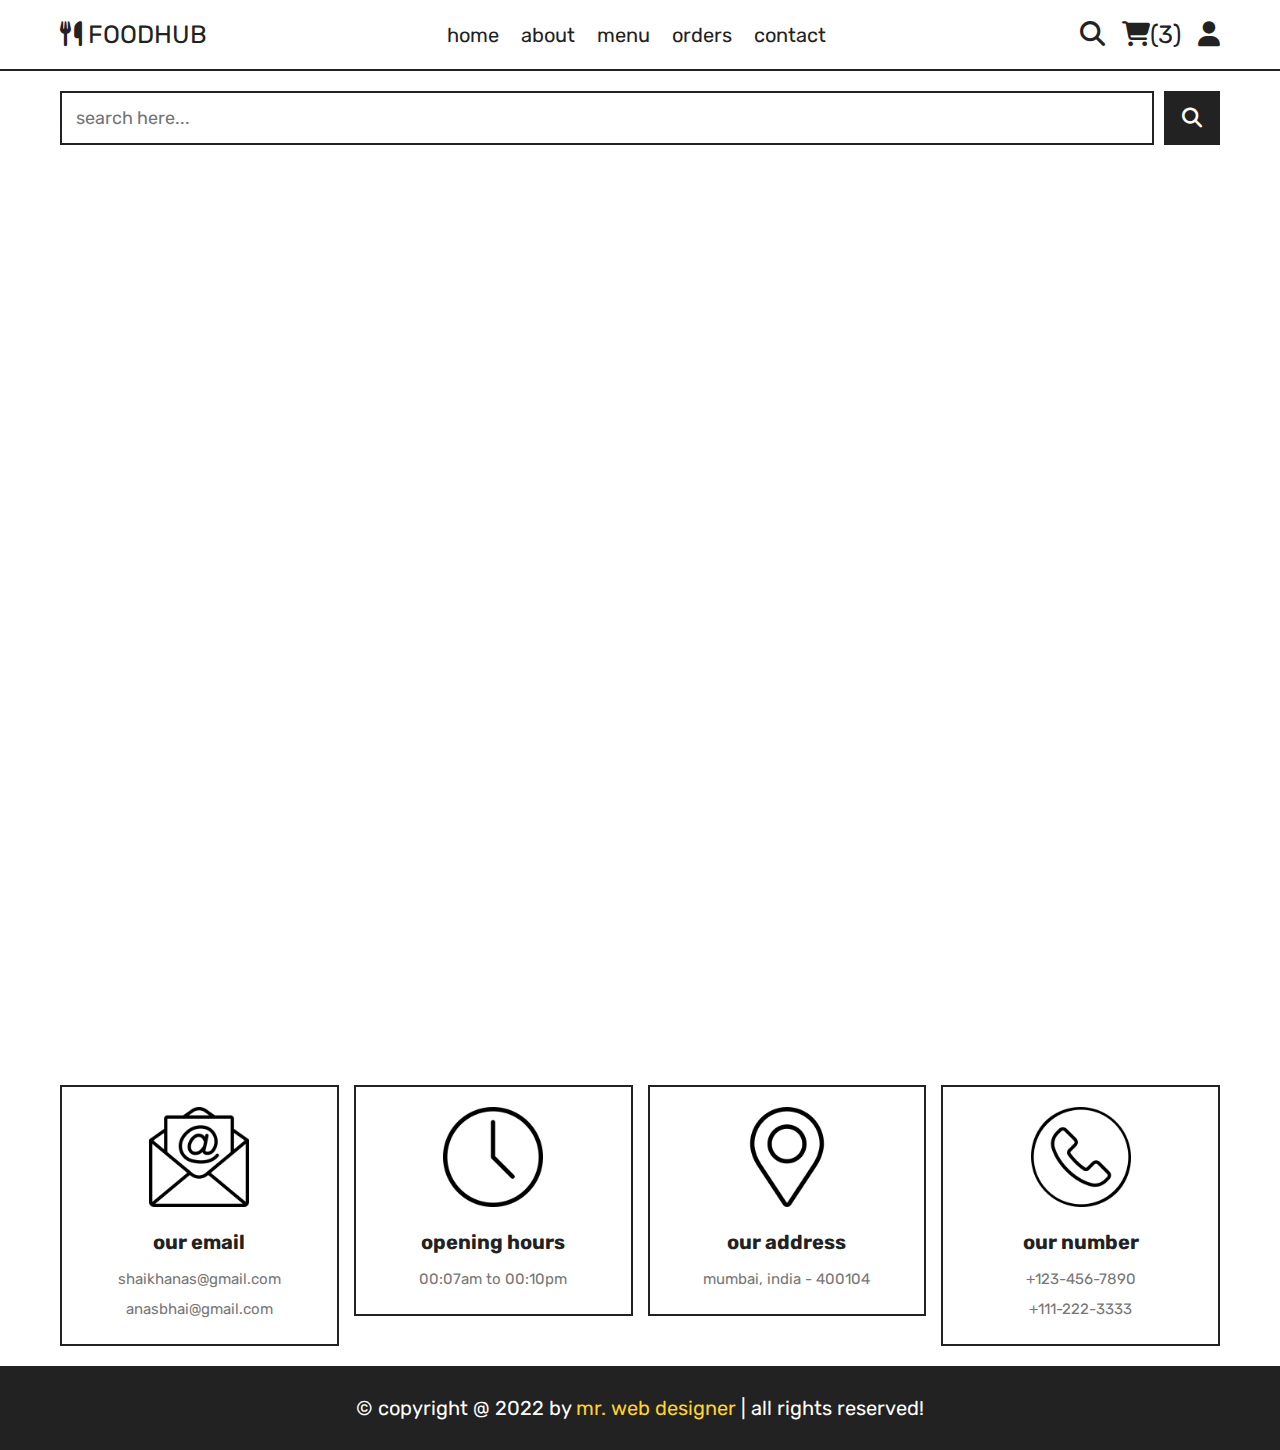
<file: search.html>
<!DOCTYPE html>
<html lang="en">
<head>
   <meta charset="UTF-8">
   <meta http-equiv="X-UA-Compatible" content="IE=edge">
   <meta name="viewport" content="width=device-width, initial-scale=1.0">
   <title>search page</title>

   <!-- font awesome cdn link  -->
   <link rel="stylesheet" href="https://cdnjs.cloudflare.com/ajax/libs/font-awesome/6.1.1/css/all.min.css">

   <!-- custom css file link  -->
   <link rel="stylesheet" href="style.css">

</head>
<body>
   
<header class="header">

   <section class="flex">

      <a href="./index.html" class="logo"><i class="fas fa-utensils"></i>
         FOODHUB
     </a>

      <nav class="navbar">
         <a href="./index.html">home</a>
         <a href="./about.html">about</a>
         <a href="./menu.html">menu</a>
         <a href="./orders.html">orders</a>
         <a href="./contact.html">contact</a>
      </nav>

      <div class="icons">
         <a href="./search.html"><i class="fas fa-search"></i></a>
         <a href="./cart.html"><i class="fas fa-shopping-cart"></i><span>(3)</span></a>
         <div id="user-btn" class="fas fa-user"></div>
         <div id="menu-btn" class="fas fa-bars"></div>
      </div>

      <div class="profile">
         <p class="name">Tapan Jadav</p>
         <div class="flex">
            <a href="./profile.html" class="btn">profile</a>
            <a href="#" class="delete-btn">logout</a>
         </div>
         <p class="account"><a href="./login.html">login</a> or <a href="./register.html">register</a></p>
      </div>

   </section>

</header>

<section class="search-form">
   <form action="" method="post">
      <input type="text" class="box" name="search_box" placeholder="search here..." maxlength="100">
      <button type="submit" class="fas fa-search" name="search_btn"></button>
   </form>
</section>

<section class="products" style="padding-top: 0; min-height: 100vh;"></section>


<footer class="footer">

   <section class="box-container">

      <div class="box">
         <img src="./Images/email-icon.png" alt="">
         <h3>our email</h3>
         <a href="mailto:shaikhanas@gmail.com">shaikhanas@gmail.com</a>
         <a href="mailto:anasbhai@gmail.com">anasbhai@gmail.com</a>
      </div>

      <div class="box">
         <img src="./Images/clock-icon.png" alt="">
         <h3>opening hours</h3>
         <p>00:07am to 00:10pm </p>
      </div>

      <div class="box">
         <img src="./Images/map-icon.png" alt="">
         <h3>our address</h3>
         <a href="https://www.google.com/maps">mumbai, india - 400104</a>
      </div>

      <div class="box">
         <img src="./Images/phone-icon.png" alt="">
         <h3>our number</h3>
         <a href="tel:1234567890">+123-456-7890</a>
         <a href="tel:1112223333">+111-222-3333</a>
      </div>

   </section>

   <div class="credit">&copy; copyright @ 2022 by <span>mr. web designer</span> | all rights reserved!</div>

</footer>

<script src="script.js"></script>

</body>
</html>
</file>
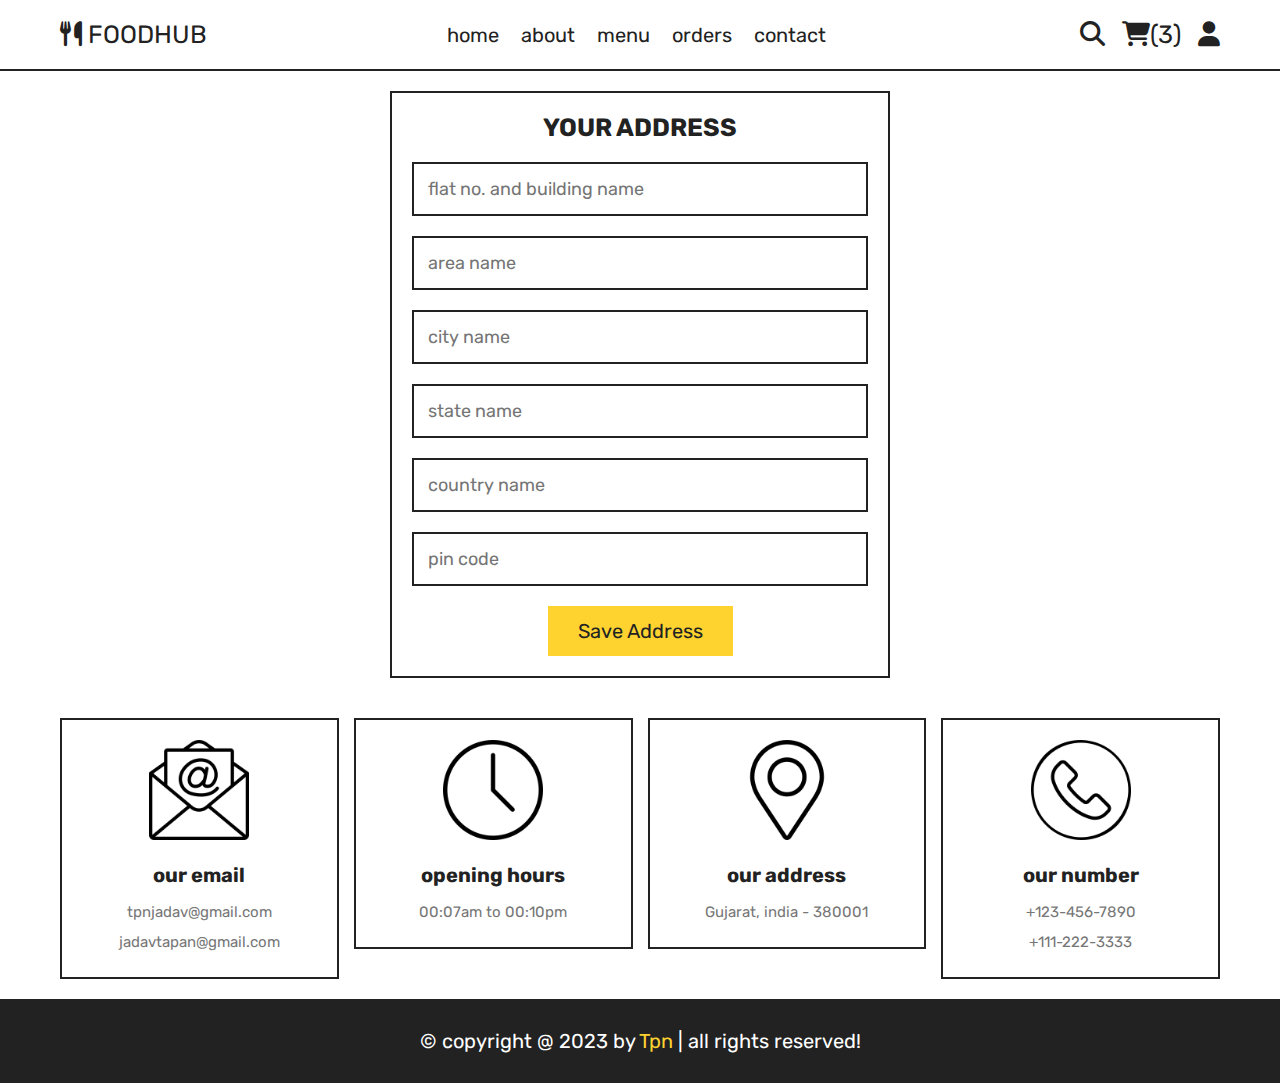
<file: update_address.html>
<!DOCTYPE html>
<html lang="en">
<head>
   <meta charset="UTF-8">
   <meta http-equiv="X-UA-Compatible" content="IE=edge">
   <meta name="viewport" content="width=device-width, initial-scale=1.0">
   <title>register</title>

   <!-- font awesome cdn link  -->
   <link rel="stylesheet" href="https://cdnjs.cloudflare.com/ajax/libs/font-awesome/6.1.1/css/all.min.css">

   <!-- custom css file link  -->
   <link rel="stylesheet" href="style.css">

</head>
<body>
   
<header class="header">

   <section class="flex">

      <a href="./index.html" class="logo"><i class="fas fa-utensils"></i>
         FOODHUB
     </a>

      <nav class="navbar">
         <a href="./index.html">home</a>
         <a href="./about.html">about</a>
         <a href="./menu.html">menu</a>
         <a href="./orders.html">orders</a>
         <a href="./contact.html">contact</a>
      </nav>

      <div class="icons">
         <a href="./search.html"><i class="fas fa-search"></i></a>
         <a href="./cart.html"><i class="fas fa-shopping-cart"></i><span>(3)</span></a>
         <div id="user-btn" class="fas fa-user"></div>
         <div id="menu-btn" class="fas fa-bars"></div>
      </div>

      <div class="profile">
         <p class="name">Tapan Jadav</p>
         <div class="flex">
            <a href="./profile.html" class="btn">profile</a>
            <a href="#" class="delete-btn">logout</a>
         </div>
         <p class="account"><a href="./login.html">login</a> or <a href="./register.html">register</a></p>
      </div>

   </section>

</header>

<section class="form-container">

   <form action="" method="post">
      <h3>your address</h3>
      <input type="text" maxlength="50" placeholder="flat no. and building name" required class="box" name="flat">
      <input type="text" maxlength="50" placeholder="area name" required class="box" name="street">
      <input type="text" maxlength="50" placeholder="city name" required class="box" name="city">
      <input type="text" maxlength="50" placeholder="state name" required class="box" name="state">
      <input type="text" maxlength="50" placeholder="country name" required class="box" name="country">
      <input type="number" min="0" max="999999" placeholder="pin code" required class="box" name="pin_code" onkeypress="if(this.value.length == 6) return false;">
      <input type="submit" value="save address" name="submit" class="btn">
   </form>

</section>

<footer class="footer">

   <section class="box-container">

      <div class="box">
         <img src="./Images/email-icon.png" alt="">
         <h3>our email</h3>
         <a href="mailto:tpnjadav@gmail.com">tpnjadav@gmail.com</a>
         <a href="mailto:jadavtapan@gmail.com">jadavtapan@gmail.com</a>
      </div>

      <div class="box">
         <img src="./Images/clock-icon.png" alt="">
         <h3>opening hours</h3>
         <p>00:07am to 00:10pm </p>
      </div>

      <div class="box">
         <img src="./Images/map-icon.png" alt="">
         <h3>our address</h3>
         <a href="https://www.google.com/maps">Gujarat, india - 380001</a>
      </div>

      <div class="box">
         <img src="./Images/phone-icon.png" alt="">
         <h3>our number</h3>
         <a href="tel:1234567890">+123-456-7890</a>
         <a href="tel:1112223333">+111-222-3333</a>
      </div>

   </section>

   <div class="credit">&copy; copyright @ 2023 by <span>Tpn</span> | all rights reserved!</div>

</footer>

<script src="script.js"></script>

</body>
</html>
</file>
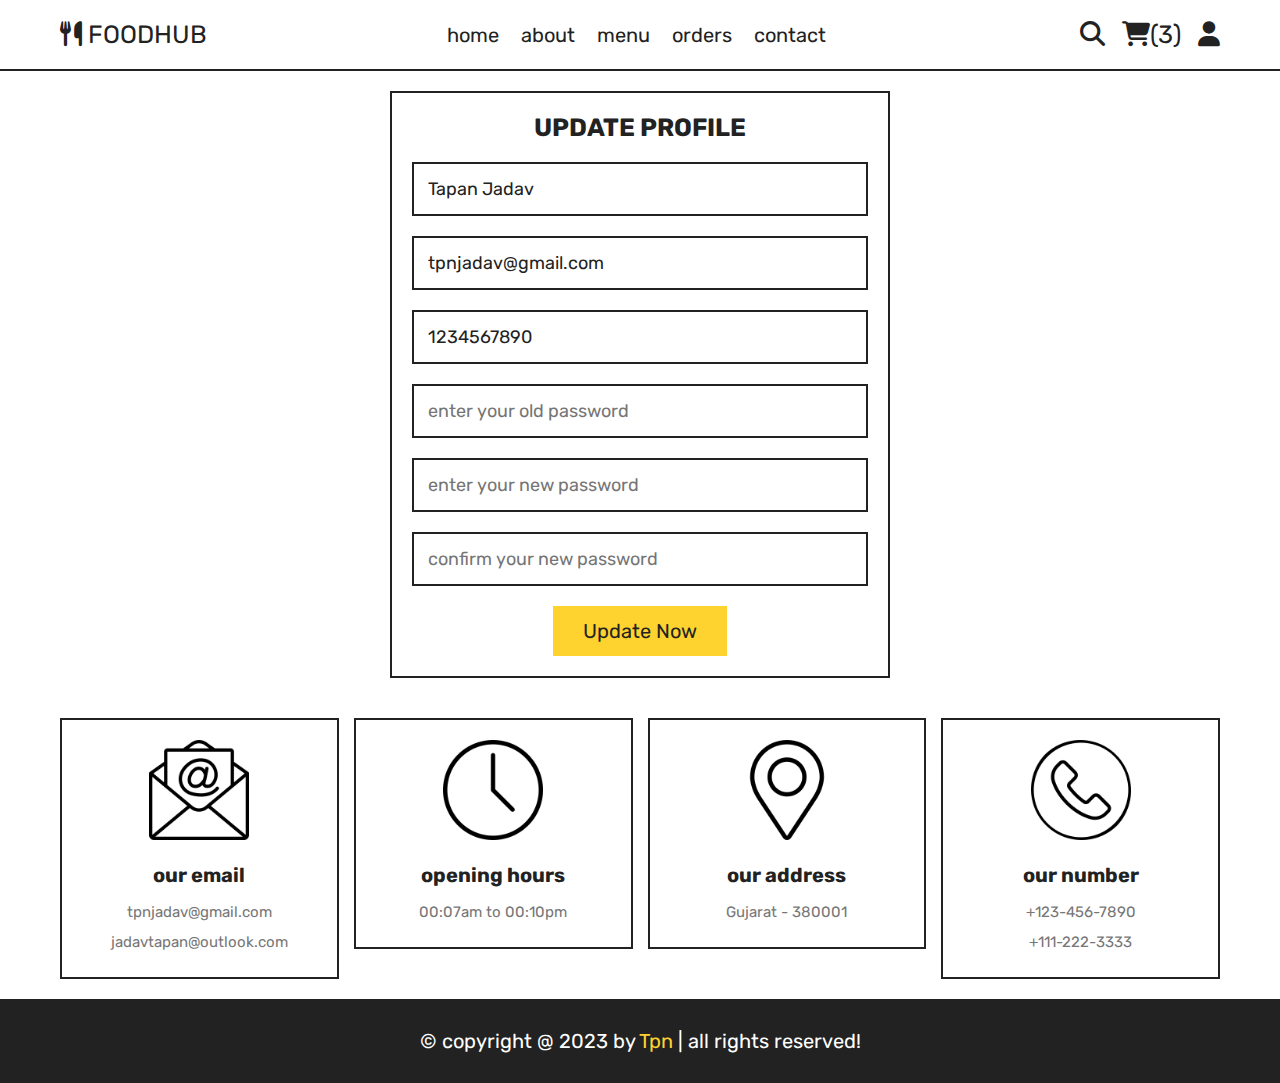
<file: update_profile.html>
<!DOCTYPE html>
<html lang="en">
<head>
   <meta charset="UTF-8">
   <meta http-equiv="X-UA-Compatible" content="IE=edge">
   <meta name="viewport" content="width=device-width, initial-scale=1.0">
   <title>update profile</title>

   <!-- font awesome cdn link  -->
   <link rel="stylesheet" href="https://cdnjs.cloudflare.com/ajax/libs/font-awesome/6.1.1/css/all.min.css">

   <!-- custom css file link  -->
   <link rel="stylesheet" href="style.css">

</head>
<body>
   
<header class="header">

   <section class="flex">

      <a href="./index.html" class="logo"><i class="fas fa-utensils"></i>
         FOODHUB
     </a>

      <nav class="navbar">
         <a href="./index.html">home</a>
         <a href="./about.html">about</a>
         <a href="./menu.html">menu</a>
         <a href="./orders.html">orders</a>
         <a href="./contact.html">contact</a>
      </nav>

      <div class="icons">
         <a href="./search.html"><i class="fas fa-search"></i></a>
         <a href="./cart.html"><i class="fas fa-shopping-cart"></i><span>(3)</span></a>
         <div id="user-btn" class="fas fa-user"></div>
         <div id="menu-btn" class="fas fa-bars"></div>
      </div>

      <div class="profile">
         <p class="name">Tapan Jadav</p>
         <div class="flex">
            <a href="./profile.html" class="btn">profile</a>
            <a href="#" class="delete-btn">logout</a>
         </div>
         <p class="account"><a href="./login.html">login</a> or <a href="./register.html">register</a></p>
      </div>

   </section>

</header>

<section class="form-container">

   <form action="" method="POST">
      <h3>update profile</h3>
      <input type="text" required maxlength="20" name="name" placeholder="enter your name" class="box" oninput="this.value = this.value.replace(/\s/g, '')" value="Tapan Jadav">
      <input type="email" required maxlength="50" name="email" placeholder="enter your email" class="box" oninput="this.value = this.value.replace(/\s/g, '')" value="tpnjadav@gmail.com">
      <input type="numner" min="0" max="9999999999" onkeypress="if(this.value.length == 10) return false;" placeholder="enter your number" required class="box" name="number" value="1234567890">
      <input type="password" maxlength="20" name="old_pass" placeholder="enter your old password" class="box" oninput="this.value = this.value.replace(/\s/g, '')">
      <input type="password" maxlength="20" name="new_pass" placeholder="enter your new password" class="box" oninput="this.value = this.value.replace(/\s/g, '')">
      <input type="password" maxlength="20" name="confirm_pass" placeholder="confirm your new password" class="box" oninput="this.value = this.value.replace(/\s/g, '')">
      <input type="submit" value="update now" class="btn" name="submit">
   </form>

</section>

<footer class="footer">

   <section class="box-container">

      <div class="box">
         <img src="./Images/email-icon.png" alt="">
         <h3>our email</h3>
         <a href="mailto:shaikhanas@gmail.com">tpnjadav@gmail.com</a>
         <a href="mailto:anasbhai@gmail.com">jadavtapan@outlook.com</a>
      </div>

      <div class="box">
         <img src="./Images/clock-icon.png" alt="">
         <h3>opening hours</h3>
         <p>00:07am to 00:10pm </p>
      </div>

      <div class="box">
         <img src="./Images/map-icon.png" alt="">
         <h3>our address</h3>
         <a href="https://www.google.com/maps">Gujarat - 380001</a>
      </div>

      <div class="box">
         <img src="./Images/phone-icon.png" alt="">
         <h3>our number</h3>
         <a href="tel:1234567890">+123-456-7890</a>
         <a href="tel:1112223333">+111-222-3333</a>
      </div>

   </section>

   <div class="credit">&copy; copyright @ 2023 by <span>Tpn</span> | all rights reserved!</div>

</footer>

<script src="script.js"></script>

</body>
</html>
</file>
<file: food.css>
@import url('https://fonts.googleapis.com/css2?family=Nunito:wght@200;300;600;700&display=swap');

:root {
    --red: #ff3838;
    --yellow: #fed330;
    --red: #e74c3c;
    --white: #fff;
    --black: #222;
    --light-color: #777;
    --border: .2rem solid var(--black);
}

* {
    font-family: 'Nunito', sans-serif;
    margin: 0;
    padding: 0;
    box-sizing: border-box;
    outline: none;
    border: none;
    text-decoration: none;
    /* // text-transform: capitalize; */
    transition: all .2s linear;
}

*::selection {
    background: var(--red);
    color: #fff;
}

html {
    font-size: 62.5%;
    overflow-x: hidden;
    scroll-behavior: smooth;
    scroll-padding-top: 6rem;
}

section {
    padding: 2rem 9%;
}

.heading {
    text-align: center;
    font-size: 3.5rem;
    padding: 1rem;
    color: #666;
}

.heading span {
    color: var(--red);
}

.btn {
    display: inline-block;
    padding: .8rem 3rem;
    border: .2rem solid var(--red);
    color: var(--red);
    cursor: pointer;
    font-size: 1.7rem;
    border-radius: .5rem;
    position: relative;
    overflow: hidden;
    z-index: 0;
    margin-top: 1rem;

}

.btn::before {
    content: '';
    position: absolute;
    top: 0;
    right: 0;
    width: 0%;
    height: 100%;
    background: var(--red);
    transition: .3s linear;
    z-index: -1;
}

.btn:hover::before {
    width: 100%;
    left: 0;
}

.btn:hover {
    color: #fff;
}

header {
    position: fixed;
    top: 0;
    left: 0;
    right: 0;
    z-index: 1000;
    display: flex;
    align-items: center;
    justify-content: space-between;
    background: white;
    padding: 2rem 2%;
    box-shadow: 0 .5rem 1rem rgba(0, 0, 0, .1);
}

header .logo {
    font-size: 2.5rem;
    font-weight: bolder;
    color: #666;
}

header .logo i {
    padding-right: .5rem;
    color: var(--red);
}

header .navbar a {
    font-size: 2rem;
    margin-left: 2rem;
    color: #666;
}

header .navbar a:hover {
    color: var(--red);
    /* border-bottom: .2rem solid var(--red);
    padding-bottom: .2rem; */
}

header .icon {
    font-size: 2.1rem;
    cursor: pointer;
}

header .icon:hover {
    color: var(--red);
}

header .flex .profile {
    width: 30rem;
    position: absolute;
    top: 120%;
    right: 2rem;
    background-color: var(--white);
    border: var(--border);
    padding: 1.5rem;
    text-align: center;
    display: none;
    animation: fadeIn .2s linear;
}

header .flex .profile.active {
    display: block;
}

header .flex .profile .name {
    font-size: 1.7rem;
    margin-bottom: .5rem;
}

header .flex .profile .account {
    font-size: 1.7rem;
    color: var(--light-color);
    margin-top: 1.5rem;
}

header .flex .profile .account a {
    color: var(--black);
    text-decoration: underline;
}

header .flex .profile .account a:hover {
    color: var(--red);
}

header .flex {
    padding: .8rem;
}

.delete-btn,
.btn1 {
    display: inline-block;
    margin-top: 1rem;
    padding: 1.3rem 2rem;
    cursor: pointer;
    font-size: 2rem;
    text-transform: capitalize;
}

.delete-btn {
    background-color: var(--red);
    color: var(--white);
}

.btn1 {
    background-color: var(--yellow);
    color: var(--black);
}

.delete-btn:hover,
.btn1:hover {
    letter-spacing: .2rem;
}



#search-form {
    position: fixed;
    top: -110%;
    left: 0;
    height: 100%;
    width: 100%;
    z-index: 1004;
    background: rgba(0, 0, 0, .8);
    display: flex;
    align-items: center;
    justify-content: center;
    padding: 0 1rem;
}

#search-form.active {
    top: 0;
}

#search-form #close:hover {
    color: var(--red);
}

#search-form #search-box {
    width: 50rem;
    border-bottom: .1rem solid #fff;
    padding: 1rem 0;
    color: #fff;
    font-size: 3rem;
    text-transform: none;
    background: none;
}

#search-form #search-box::placeholder {
    color: #eee;
}

#search-form #search-box::-webkit-search-cancel-button {
    -webkit-appearance: none;
}

#search-form label {
    color: #fff;
    cursor: pointer;
    font-size: 3rem;
}

#search-form label:hover {
    color: var(--red);
}

#search-form #close {
    position: absolute;
    color: white;
    cursor: pointer;
    top: 2rem;
    right: 3rem;
    font-size: 5rem;
}

#menu-bar {
    font-size: 3rem;
    cursor: pointer;
    color: #666;
    border: .1rem solid #666;
    border-radius: .3rem;
    padding: .5rem 1.5rem;
    display: none;
}

.home {
    display: flex;
    flex-wrap: wrap;
    gap: 1.5rem;
    min-height: 100vh;
    align-items: center;
    background-size: cover;
    background-position: center;
}

.home .content {
    flex: 1 1 40rem;
    padding-top: 6.5rem;
}

.home .image {
    flex: 1 1 40rem; 
}

.home .image img {
    width: 100%;
    padding: 1rem;
    animation: float 3s linear infinite;
}

.home .content h3 {
    font-size: 5rem;
    color: #333;
}

.home .content p {
    font-size: 1.7rem;
    color: #666;
    padding: 1rem 0;
}

.speciality .box-container {
    display: flex;
    flex-wrap: wrap;
    gap: 1.5rem;
}

.speciality .box-container .box {
    flex: 1 1 34rem;
    position: relative;
    overflow: hidden;
    box-shadow: 0 .5rem 1rem rgba(0, 0, 0, .1);
    border: .1rem solid rgba(0, 0, 0, .3);
    cursor: pointer;
    border-radius: .5rem;
}

.speciality .box-container .box .image {
    height: 100%;
    width: 100%;
    object-fit: cover;
    position: absolute;
    top: -100%;
    left: 0;
}

.speciality .box-container .box .content {
    text-align: center;
    background: #fff;
    padding: 2rem;
}

.speciality .box-container .box .content img {
    margin: 1.5rem 0;
}

.speciality .box-container .box .content h3 {
    font-size: 2.5rem;
    color: #333;
}

.speciality .box-container .box .content p {
    font-size: 1.6rem;
    color: #666;
    padding: 1rem 0;
}

div .content img {
    height: 6rem;
}

.speciality .box-container .box:hover .image {
    top: 0;
}

.speciality .box-container .box:hover .content {
    transform: translateY(100%);
}

.popular .box-container {
    display: flex;
    flex-wrap: wrap;
    gap: 1.5rem;
}

.popular .box-container .box {
    padding: 2rem;
    background: #fff;
    box-shadow: 0 .5rem 1rem rgba(0, 0, 0, .1);
    border: .1rem solid rgba(0, 0, 0, .3);
    border-radius: .5rem;
    text-align: center;
    flex: 1 1 34rem;
}

.popular .box-container .box img {
    height: 35rem;
    object-fit: cover;
    width: 100%;
    border-radius: .5rem;
}

.popular .box-container .box span {
    position: absolute;
    top: 3rem;
    left: 3rem;
    background: var(--red);
    color: #fff;
    font-size: 2rem;
    padding: .5rem 1rem;
    border-radius: .5rem;
}

.popular .box-container .box h3 {
    color: #333;
    font-size: 2.5rem;
    padding-top: 1rem;
}

.popular .box-container .box .stars i {
    color: gold;
    font-size: 1.7rem;
    padding-top: 1rem .1rem;
}

.steps {
    position: relative;
    text-align: center;
    align-items: center;
    flex-wrap: wrap;
    gap: 1.5rem;
    padding: 1rem 0;
}

.steps .box {
    display:inline-block;
    padding: 1rem;
    text-align: center;
}

.steps .box img {
    border-radius: 66%;
    height: 16rem;
    border: 1rem solid #fff;
    box-shadow: 0 .5rem 1rem rgba(0, 0, 0, .1);
    text-align: center;
}

.steps .box h3 {
    font-size: 2.98rem;
    color: #333;
    padding: 1rem 0;
}

.gallery .box-container {
    display: flex;
    flex-wrap: wrap;
    gap: 1.5rem;
}

.gallery .box-container .box {
    height: 25rem;
    flex: 1 1 34rem;
    border: 1rem solid #fff;
    box-shadow: 0 .5rem 1rem rgba(0, 0, 0, .1);
    border-radius: .5rem;
    position: relative;
    overflow: hidden;
}

.gallery .box-container .box img {
    height: 100%;
    width: 100%;
    object-fit: cover;
}

.gallery .box-container .box .content {
    position: absolute;
    top: 100%;
    left: 0;
    height: 100%;
    width: 100%;
    background: rgba(255, 255, 255, .9);
    padding: 2rem;
    padding-top: 5rem;
    text-align: center;
}

.galley .box-container .box .content h3 {
    font-size: 2.5rem;
    color: #333;
}

.gallery .box-container .box .content p {
    font-size: 1.5rem;
    color: #666;
    padding: 1rem 0;
}

.gallery .box-container .box:hover .content {
    top: 0%;
}

.order .row {
    padding: 2rem;
    box-shadow: 0 .5rem 1rem rgba(0, 0, 0, .1);
    background: #fff;
    display: flex;
    flex-wrap: wrap;
    gap: 1.5rem;
    border-radius: .5rem;
}

.order .row image {
    flex: 1 1 34rem;
}

.order .row .image img {
    height: 100%;
    width: 100%;
    object-fit: cover;
    border-radius: .5rem;
}

.order .row form {
    flex: 1 1 50rem;
    padding: 1rem;
}

.ordrer .row form .inputBox {
    display: flex;
    justify-content: space-between;
    flex-wrap: wrap;
}

.order .row form .inputBox input,
.order .row form textarea {
    padding: 1rem;
    margin: 1rem .2rem;
    font-size: 1.7rem;
    color: #333;
    text-transform: none;
    border: .1rem solid rgba(0, 0, 0, .3);
    border-radius: .5rem;
    width: 49%;
}

.order .row form textarea {
    width: 100%;
    resize: none;
    height: 15rem;
}

.footer {
    background: #242424;
    text-align: center;
}

.footer .share {
    padding: 1rem 0;
}

.footer .share a {
    height: 5.8rem;
    width: 5.8rem;
    line-height: 5rem;
    font-size: 2.5rem;
    color: #fff;
    border: var(--red);
    margin: .5rem;
    border-radius: 59%;
}

.footer .share a:hover {
    background-color: var(--red);
}

.footer .links {
    display: flex;
    justify-content: center;
    flex-wrap: wrap;
    padding: 2rem 0;
    gap: 1rem;
}

.footer .links a {
    padding: .7rem 2rem;
    color: #fff;
    border: .1rem solid #ff3838;
    font-size: 2rem;
}

.footer .links a:hover {
    background: var(--red);
    color: #fff;
}

.footer .credit {
    padding: 4rem 1rem;
    display: flex;
    align-items: center;
    justify-content: center;
    color: #fff;
    font-weight: normal;
    font-size: 2rem;
}

.footer .credit span {
    color: var(--red);
}



/* 
#button {
    display: inline-block;
    background-color: #FF9800;
    width: 50px;
    height: 50px;
    text-align: center;
    border-radius: 4px;
    position: fixed;
    bottom: 30px;
    right: 30px;
    transition: background-color .3s, 
      opacity .5s, visibility .5s;
    opacity: 0;
    visibility: hidden;
    z-index: 1000;
  }
  #button::after {
    content: "\f077";
    font-family: FontAwesome;
    font-weight: normal;
    font-style: normal;
    font-size: 2em;
    line-height: 50px;
    color: #fff;
  }
  #button:hover {
    cursor: pointer;
    background-color: #333;
  }
  #button:active {
    background-color: #555;
  }
  #button.show {
    opacity: 1;
    visibility: visible;
  }
  
  /* Styles for the content section */

/*.content {
    width: 77%;
    margin: 50px auto;
    font-family: 'Merriweather', serif;
    font-size: 17px;
    color: #6c767a;
    line-height: 1.9;
  }
  @media (min-width: 500px) {
    .content {
      width: 43%;
    }
    #button {
      margin: 30px;
    }
  }
  .content h1 {
    margin-bottom: -10px;
    color: #03a9f4;
    line-height: 1.5;
  }
  .content h3 {
    font-style: italic;
    color: #96a2a7;
  } */

/* .footer {
    background: #000;
    padding:2rem;
}

.footer .share {
    display: flex;
    gap: 1.5rem;
    justify-content: center;
    flex-wrap: wrap;
}




#scroll-top {
    position: fixed;
    top: -120%;
    right: 2rem;
    padding: .5rem 1.5rem;
    font-size: 4rem;
    background: var(--red);
    color: #fff;
    border-radius: .5rem;
    transition: 1s linear;
    z-index: 1000;
}

#scroll-top.active {
    top: calc(100% - 12rem);
}


/* media queries */
@media(max-width:991px) {
    html {
        font-size: 55%;
    }

    header {
        padding: 2rem;
    }

    section {
        padding: 2rem;
    }

}

@media(max-width:768px) {
    #menu-bar {
        display: initial;
    }

    header .navbar {
        position: absolute;
        top: 100%;
        left: 0;
        right: 0;
        background: #f7f7f7;
        border-top: .1rem solid rgba(0, 0, 0, .1);
        clip-path: polygon(0 0, 100% 0, 100% 0, 0 0);
    }

    header .navbar.active {
        clip-path: polygon(0 0, 100% 0, 100% 100%, 0 100%);
    }

    header .navbar a {
        margin: 1.5rem;
        padding: 1.5rem;
        display: block;
        border: .2rem solid rgba(0, 0, 0, .1);
        border-left: .5rem solid var(--red);
        background: #fff;
    }

    #search-form #search-box {
        width: 90%;
        margin: 0 1rem;
    }
}


@media(max-width:450px) {
    html {
        font-size: 50%;
    }

    .order .row form .inputBox input {
        width: 100%;
    }
}
</file>
<file: style.css>
@import url('https://fonts.googleapis.com/css2?family=Rubik:wght@300;400;500;600&display=swap');

:root{
   --yellow:#fed330;
   --red:#e74c3c;
   --white:#fff;
   --black:#222;
   --light-color:#777;
   --border:.2rem solid var(--black);
}

*{
   font-family: 'Rubik', sans-serif;
   margin:0; padding:0;
   box-sizing: border-box;
   outline: none; border:none;
   text-decoration: none;
   transition: .2s linear;
}

*::selection{
   background-color: var(--yellow);
   color:var(--black);
}

html{
   font-size: 62.5%;
   overflow-x: hidden;
   scroll-behavior: smooth;
   scroll-padding-top: 8rem;
}

::-webkit-scrollbar{
   height: .5rem;
   width: 1rem;
}

::-webkit-scrollbar-track{
   background-color: transparent;
}

::-webkit-scrollbar-thumb{
   background-color: var(--yellow);
   border-radius: 5rem;
}

section{
   max-width: 1200px;
   margin:0 auto;
   padding:2rem;
}

.delete-btn,
.btn{
   display: inline-block;
   margin-top: 1rem;
   padding:1.3rem 3rem;
   cursor: pointer;
   font-size: 2rem;
   text-transform: capitalize;
}

.delete-btn{
   background-color: var(--red);
   color:var(--white);
}

.btn{
   background-color: var(--yellow);
   color:var(--black);
}

.delete-btn:hover,
.btn:hover{
   letter-spacing: .2rem;
}

.title{
   text-align: center;
   margin-bottom: 3rem;
   font-size: 4rem;
   color:var(--black);
   text-transform: uppercase;
   text-decoration: underline;
   text-underline-offset: 1rem;
}

.heading{
   background-color: var(--black);
   text-align: center;
   display: flex;
   align-items: center;
   justify-content: center;
   gap: 1rem;;
   flex-flow: column;
   min-height: 20rem;
}

.heading h3{
   font-size: 4rem;
   color:var(--white);
   text-transform: capitalize;
}

.heading p a{
   font-size: 2rem;
   color:var(--yellow);
}

.heading p span{
   font-size: 2rem;
   color:var(--light-color);
}

.heading p a:hover{
   color:var(--white);
}

.header{
   position: sticky;
   top:0; left:0; right: 0;
   z-index: 1000;
   border-bottom: var(--border);
   background-color: var(--white);
}

.header .flex{
   display: flex;
   align-items: center;
   justify-content: space-between;
   position: relative;
}

.header .flex .logo{
   font-size: 2.5rem;
   color:var(--black);
}

.header .flex .navbar a{
   margin:0 1rem;
   font-size: 2rem;
   color:var(--black);
}

.header .flex .navbar a:hover{
   color:var(--yellow);
}

.header .flex .icons > *{
   font-size: 2.5rem;
   color:var(--black);
   margin-left: 1.5rem;
   cursor: pointer;
}

.header .flex .icons > *:hover{
   color:var(--yellow);
}

@keyframes fadeIn {
   0%{
      transform: translateY(1rem);
   }
}

.header .flex .profile{
   width: 30rem;
   position: absolute;
   top:120%; right: 2rem;
   background-color: var(--white);
   border:var(--border);
   padding:1.5rem;
   text-align: center;
   display: none;
   animation: fadeIn .2s linear;
}

.header .flex .profile.active{
   display: block;
}

.header .flex .profile .name{
   font-size: 1.7rem;
   margin-bottom: .5rem;
}

.header .flex .profile .account{
   font-size: 1.7rem;
   color:var(--light-color);
   margin-top: 1.5rem;
}

.header .flex .profile .account a{
   color:var(--black);
   text-decoration: underline;
}

.header .flex .profile .account a:hover{
   color:var(--yellow);
}


#menu-btn{
   display: none;
}

.home .slide{
   display: flex;
   flex-wrap: wrap-reverse;
   gap:1.5rem;
   align-items: center;
   margin-bottom: 4rem;
}

.home .slide .content{
   flex:1 1 40rem;
   text-align: center;
}

.home .slide .image{
   flex:1 1 40rem;
}

.home .slide .image img{
   width: 100%;
}

.home .slide .content span{
   font-size: 2.5rem;
   color:var(--light-color);
}

.home .slide .content h3{
   font-size: 5rem;
   text-transform: capitalize;
   color:var(--black);
   padding:1rem 0;
}

.swiper-pagination-bullet-active{
   background-color: var(--yellow);
}

.category .box-container{
   display: grid;
   grid-template-columns: repeat(auto-fit, minmax(27rem, 1fr));
   gap:1.5rem;
   align-items: flex-start;
}

.category .box-container .box{
   border:var(--border);
   padding:2rem;
   text-align: center;
}

.category .box-container .box img{
   width: 100%;
   height: 10rem;
   object-fit: contain;
}

.category .box-container .box h3{
   margin-top: 2rem;
   font-size: 2rem;
   color:var(--black);
}

.category .box-container .box:hover{
   background-color: var(--black);
}

.category .box-container .box:hover img{
   filter: invert();
}

.category .box-container .box:hover h3{
   color:var(--white);
}

.products .box-container{
   display: grid;
   grid-template-columns: repeat(auto-fit, 33rem);
   gap:1.5rem;
   align-items: flex-start;
   justify-content: center;
}

.products .box-container .box{
   position: relative;
   border:var(--border);
   padding:2rem;
   overflow: hidden;
}

.products .box-container .box .fa-eye,
.products .box-container .box .fa-shopping-cart{
   position: absolute;
   top:1rem;
   display: block;
   height: 4.5rem;
   width: 4.5rem;
   line-height: 4.3rem;
   font-size: 2rem;
   border:var(--border);
   background-color: var(--white);
   cursor: pointer;
   color:var(--black);
   text-align: center;
}

.products .box-container .box .fa-eye{
   left: -10rem;
}

.products .box-container .box .fa-shopping-cart{
   right: -10rem;
}

.products .box-container .box:hover .fa-eye{
   left: 1rem;
}

.products .box-container .box:hover .fa-shopping-cart{
   right: 1rem;
}

.products .box-container .box .fa-eye:hover,
.products .box-container .box .fa-shopping-cart:hover{
   background-color: var(--black);
   color:var(--white);
}

.products .box-container .box img{
   height: 25rem;
   width: 100%;
   object-fit: contain;
   margin-bottom: 1rem;
}

.products .box-container .box .cat{
   font-size: 1.7rem;
   color:var(--light-color);
}

.products .box-container .box .cat:hover{
   color: var(--yellow);
}

.products .box-container .box .name{
   font-size: 2rem;
   margin:1rem 0;
   color:var(--black);
}

.products .box-container .box .flex{
   display: flex;
   align-items: center;
   gap:1rem;
}

.products .box-container .box .flex .price{
   margin-right: auto;
   font-size: 2.5rem;
   color:var(--black);
}

.products .box-container .box .flex .price span{
   font-size: 1.8rem;
   color:var(--light-color);
}

.products .box-container .box .flex .qty{
   padding:1rem;
   font-size: 1.8rem;
   border:var(--border);
   color:var(--black);
   width: 7rem;
}

.products .box-container .box .flex .fa-edit{
   width: 5rem;
   background-color: var(--yellow);
   color:var(--black);
   cursor: pointer;
   height: 4.5rem;
   font-size: 2rem;
   border:var(--border); 
}

.products .box-container .box .flex .fa-edit:hover{
   background-color: var(--black);
   color:var(--white);
}

.products .box-container .box .sub-total{
   margin-top: 1rem;
   font-size: 1.7rem;
   color:var(--light-color);
}

.products .box-container .box .sub-total span{
   color:var(--black);
}

.products .box-container .box .fa-times{
   font-size: 2rem;
   background-color: var(--red);
   color:var(--white);
   height: 4.5rem;
   position: absolute;
   top:1rem; right:1rem;
   width: 4.5rem;
   line-height: 4.3rem;
   height: 4.5rem;
   cursor: pointer;
   border:var(--border);
}

.products .box-container .box .fa-times:hover{
   background-color: var(--black);
}

.products .more-btn{
   margin-top: 2rem;
   text-align: center;
}

.products .cart-total{
   border:var(--border);
   padding:1rem 2rem;
   margin-top: 1rem;
   margin-bottom: 2rem;
   display: flex;
   flex-wrap: wrap;
   gap:1.5rem;
   align-items: center;
}

.products .cart-total p{
   margin-right: auto;
   font-size: 2rem;
   color:var(--light-color);
}

.products .cart-total p span{
   color:var(--black);
}

.products .cart-total .btn{
   margin-top: 0;
}

.about .row{
   display: flex;
   align-items: center;
   flex-wrap: wrap;
   gap:1.5rem;
}

.about .row .image{
   flex:1 1 40rem;
}

.about .row .image img{
   width: 100%;
}

.about .row .content{
   flex:1 1 40rem;
   text-align: center;
}

.about .row .content h3{
   font-size: 3rem;
   text-transform: capitalize;
   color:var(--black);
}

.about .row .content p{
   padding:1rem 0;
   line-height: 2;
   font-size: 1.6rem;
   color:var(--light-color);
}

.reviews .slide{
   margin-bottom: 4rem;
   border:var(--border);
   text-align: center;
   padding:2rem;
}

.reviews .slide img{
   height: 10rem;
   width: 10rem;
   border-radius: 50%;
   object-fit: cover;
}

.reviews .slide p{
   padding:1rem 0;
   line-height: 2;
   font-size: 1.6rem;
   color:var(--light-color);
}

.reviews .slide .stars{
   margin-top: .5rem;
}

.reviews .slide .stars i{
   font-size:1.7rem;
   color:var(--yellow);
}

.reviews .slide h3{
   font-size: 2rem;
   color:var(--black);
   margin-top: 1.5rem;
}

.contact .row{
   display: flex;
   align-items: center;
   flex-wrap: wrap;
   gap:1.5rem;
}

.contact .row .image{
   flex:1 1 40rem;
}

.contact .row .image img{
   width: 100%;
}

.contact .row form{
   border:var(--border);
   flex:1 1 40rem;
   padding:2rem;
   text-align: center;
}

.contact .row form h3{
   font-size: 2.5rem;
   color:var(--black);
   text-transform: capitalize;
   margin-bottom: 1rem;
}

.contact .row form .box{
   width: 100%;
   border:var(--border);
   padding:1.4rem;
   font-size: 1.8rem;
   color:var(--black);
   margin:.5rem 0;
}

.contact .row form textarea{
   height: 15rem;
   resize: none;
}

.steps .box-container{
   display: grid;
   grid-template-columns: repeat(auto-fit, minmax(30rem, 1fr));
   gap:1.5rem;
   align-items: flex-start;
}

.steps .box-container .box{
   text-align: center;
   padding:2rem;
   border:var(--border);
}

.steps .box-container .box img{
   height: 15rem;
   margin-bottom: 1rem;
   width: 100%;
   object-fit: contain;
}

.steps .box-container .box h3{
   font-size: 2rem;
   color:var(--black);
   margin:1rem 0;
   text-transform: capitalize;
}

.steps .box-container .box p{
   font-size: 1.6rem;
   color:var(--light-color);
   line-height: 2;
}

.search-form form{
   display: flex;
   gap:1rem;
}

.search-form form input{
   width: 100%;
   padding:1.4rem;
   font-size: 1.8rem;
   border:var(--border);
   color:var(--black);
}

.search-form form button{
   width: 6rem;
   font-size: 2rem;
   background-color: var(--black);
   color:var(--white);
   cursor: pointer;
}

.search-form form button:hover{
   background-color: var(--yellow);
   color:var(--black);
}

.user-details .user{
   border:var(--border);
   padding:2rem;
   max-width: 40rem;
   margin:0 auto;
}

.user-details .user img{
   width: 100%;
   height: 15rem;
   object-fit: contain;
   margin-bottom: 2rem;
}

.user-details .user p{
   line-height: 1.5;
   margin-bottom: .5rem;
   font-size: 2rem;
}

.user-details .user p span{
   color:var(--black);
}

.user-details .user i{
   margin-right: .7rem;
   color:var(--light-color);
}

.user-details .user p.address{
   margin-top: 2rem;
}

.form-container form{
   max-width: 50rem;
   margin:0 auto;
   border:var(--border);
   padding:2rem;
   text-align: center;
}

.form-container form h3{
   margin-bottom: 1rem;
   font-size: 2.5rem;
   text-transform: uppercase;
   color:var(--black);
}

.form-container form .box{
   margin:1rem 0;
   padding:1.4rem;
   color:var(--black);
   border:var(--border);
   font-size: 1.8rem;
   width: 100%;
}

.form-container form p{
   margin-top: 1.5rem;
   font-size: 2rem;
   color:var(--light-color);
}

.form-container form p a{
   font-size: 2rem;
   color:var(--red);
}

.form-container form p a:hover{
   color:var(--black);
}

.checkout form{
   max-width: 50rem;
   margin:0 auto;
   border:var(--border);
   padding:2rem;
}

.checkout form .cart-items{
   background-color: var(--black);
   padding:2rem;
}

.checkout form .cart-items h3{
   font-size: 2.5rem;
   color:var(--white);
   text-transform: capitalize;
   margin-bottom: 2rem;
}

.checkout form .cart-items p{
   display: flex;
   gap:1.5rem;
   align-items: center;
   justify-content: space-between;
   margin:1rem 0;
   line-height: 1.5;
   font-size: 2rem;
}

.checkout form .cart-items p .name{
   color:var(--white);
}

.checkout form .cart-items p .price{
   color:var(--yellow);
}

.checkout form .cart-items .grand-total{
   background-color:var(--white);
   padding:1rem;
}

.checkout form .cart-items .grand-total .name{
   color:var(--black);
}

.checkout form .cart-items .grand-total .price{
   color:var(--red);
}

.checkout form .user-info h3{
   font-size: 2.5rem;
   margin: 2rem 0;
   color:var(--black);
   text-transform: capitalize;
}

.checkout form .user-info p{
   line-height: 1.5;
   font-size: 2rem;
   margin:1rem 0;
}

.checkout form .user-info p span{
   color:var(--black);
}

.checkout form .user-info p i{
   color:var(--light-color);
   margin-right: .7rem;
}

.checkout form .user-info .box{
   width: 100%;
   border:var(--border);
   padding:1.4rem;
   color:var(--black);
   font-size: 1.8rem;
   margin-top: 2rem;
}

.checkout form .order-btn{
   margin-top: 2rem;
   width: 100%;
   background-color: var(--black);
   color:var(--white);
}

.orders .box-container{
   display: grid;
   grid-template-columns: repeat(auto-fit, minmax(30rem, 1fr));
   gap:1.5rem;
   align-items: flex-start;
}

.orders .box-container .box{
   border:var(--border);
   padding:1rem 2rem;
}

.orders .box-container .box p{
   font-size: 2rem;
   color:var(--light-color);
   line-height: 2;
}

.orders .box-container .box p span{
   color:var(--black);
}










.footer .box-container{
   display: grid;
   grid-template-columns: repeat(auto-fit, minmax(27rem, 1fr));
   gap:1.5rem;
   align-items: flex-start;
}

.footer .box-container .box{
   text-align: center;
   padding:2rem;
   border:var(--border);
}

.footer .box-container .box img{
   height: 10rem;
   margin-bottom: 1rem;
}

.footer .box-container .box h3{
   margin:1rem 0;
   font-size: 2rem;
   color:var(--black);
}

.footer .box-container .box a,
.footer .box-container .box p{
   line-height: 2;
   font-size: 1.5rem;
   color:var(--light-color);
   display: block;
}

.footer .credit{
   background-color: var(--black);
   text-align: center;
   padding:3rem 2rem;
   font-size: 2rem;
   color:var(--white);
   /* padding-bottom: 10rem; */
}

.footer .credit span{
   color:var(--yellow);
}














@media (max-width:991px){

   html{
      font-size: 55%;
   }

}

@media (max-width:768px){

   #menu-btn{
      display: inline-block;
   }

   .header .flex .navbar{
      position: absolute;
      top:99%; left:0; right:0;
      border-top: var(--border);
      border-bottom: var(--border);
      background-color: var(--white);
      clip-path: polygon(0 0, 100% 0, 100% 0, 0 0);
   }

   .header .flex .navbar.active{
      clip-path: polygon(0 0, 100% 0, 100% 100%, 0 100%);
   }

   .header .flex .navbar a{
      display: block;
      margin:2rem;
   }

}

@media (max-width:450px){

   html{
      font-size: 50%;
   }

   .title{
      font-size: 3rem;
   }

   .header .flex .logo{
      font-size: 2rem;
   }

   .products .box-container{
      grid-template-columns: 1fr;
   }

}
</file>
